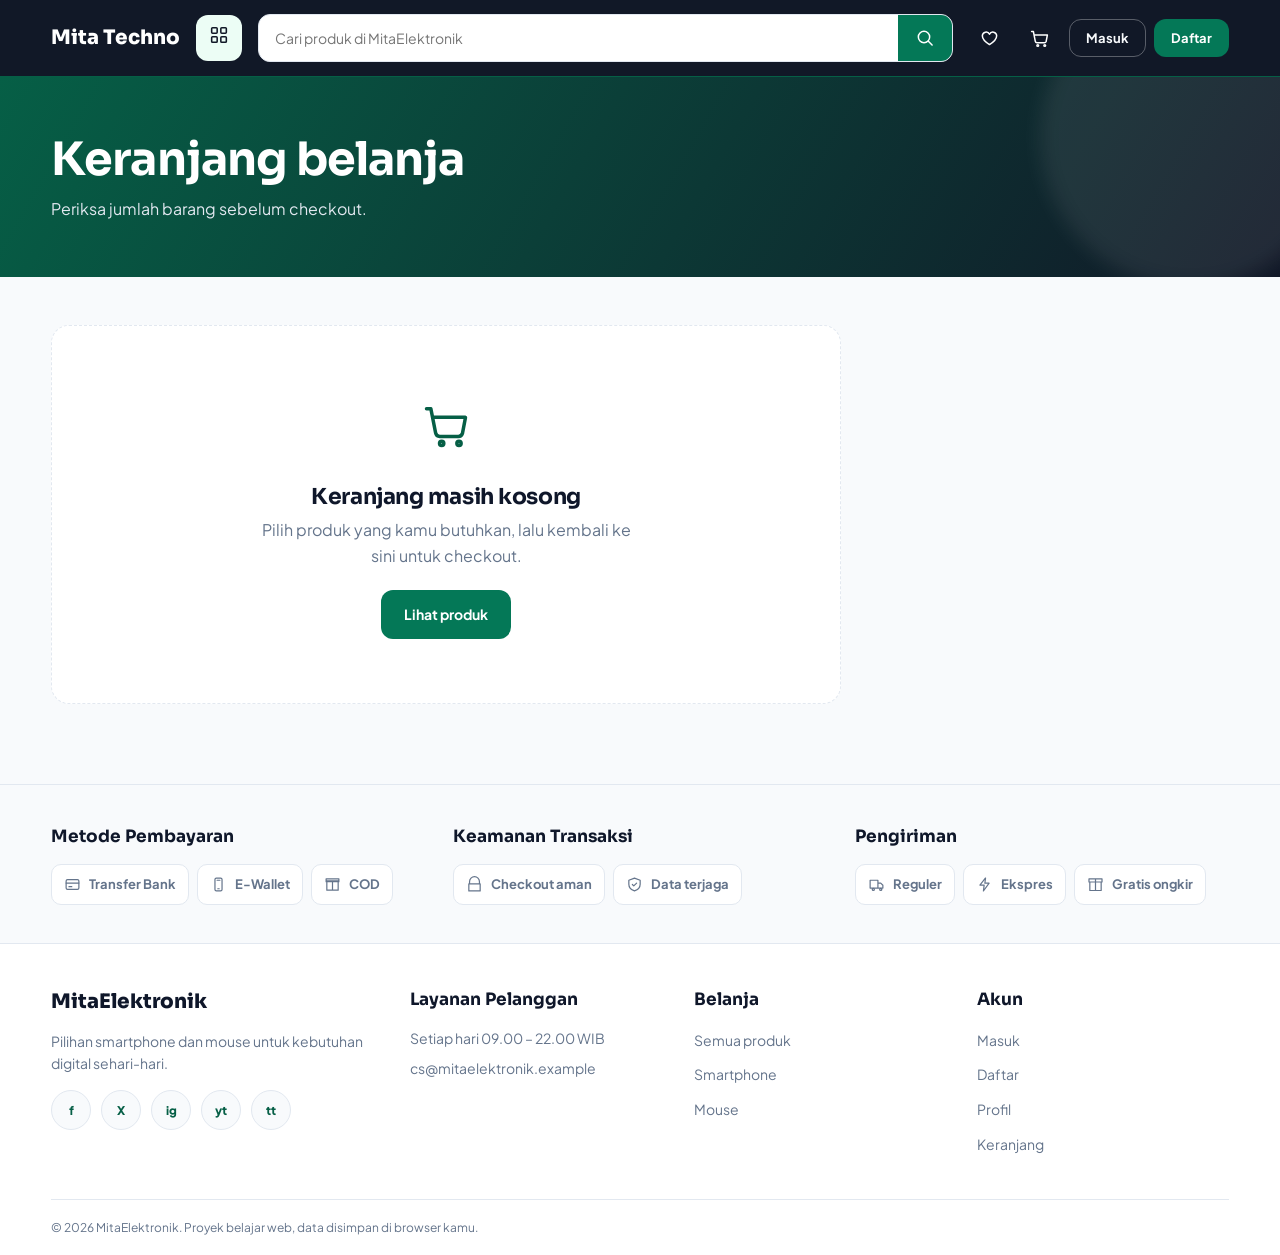
<file: cart.html>
<!doctype html>
<html lang="id">
  <head>
    <meta charset="UTF-8" />
    <meta name="viewport" content="width=device-width, initial-scale=1.0" />
    <title>Keranjang — MitaElektronik</title>
    <meta
      name="description"
      content="MitaElektronik: toko online elektronik, gaming, dan fashion."
    />
    <link rel="icon" type="image/png" sizes="512x512" href="assets/mita-techno-favicon.png" />
    <link rel="stylesheet" href="css/style.css" />
  </head>
  <body data-page="cart">
    <div id="site-header"></div>

    <main>
      <section class="page-head">
        <div class="container">
          <h1>Keranjang belanja</h1>
          <p>Periksa jumlah barang sebelum checkout.</p>
        </div>
      </section>
      <div class="container shop-layout">
        <div id="cart-list" aria-live="polite"></div>
        <aside class="panel sticky" id="cart-summary" hidden>
          <h2>Ringkasan</h2>
          <div class="sum-row">
            <span>Jumlah barang</span><b id="sum-items">0</b>
          </div>
          <div class="sum-row"><span>Subtotal</span><b id="sum-sub"></b></div>
          <div class="sum-row"><span>Ongkir</span><b id="sum-ship"></b></div>
          <div class="sum-row total"><b>Total</b><b id="sum-total"></b></div>
          <p class="hint" id="ship-hint"></p>
          <a href="checkout.html" class="btn btn-primary btn-block"
            >Lanjut ke checkout</a
          >
          <a
            href="shop.html"
            class="btn btn-ghost btn-block"
            style="margin-top: 10px"
            >Tambah produk lain</a
          >
        </aside>
      </div>
    </main>

    <div id="site-footer"></div>
    <script src="js/products.js"></script>
    <script src="js/common.js"></script>
    <script src="js/cart.js"></script>
  </body>
</html>
</file>
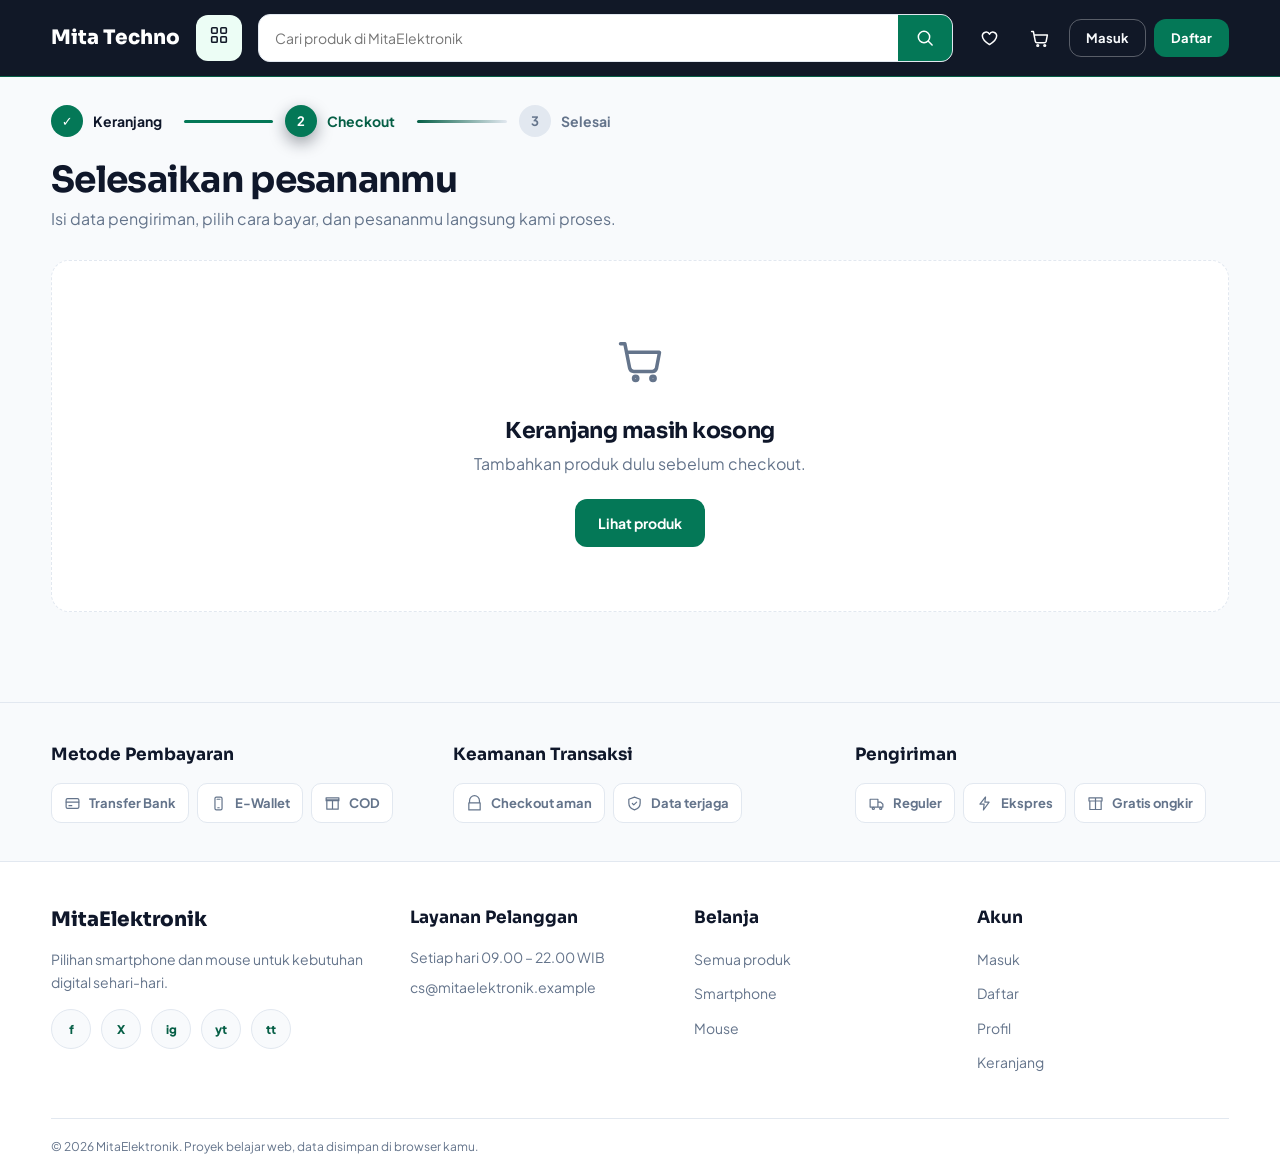
<file: checkout.html>
<!doctype html>
<html lang="id">
  <head>
    <meta charset="UTF-8" />
    <meta name="viewport" content="width=device-width, initial-scale=1.0" />
    <title>Checkout — MitaElektronik</title>
    <meta
      name="description"
      content="MitaElektronik: toko online elektronik, gaming, dan fashion."
    />
    <link rel="icon" type="image/png" sizes="512x512" href="assets/mita-techno-favicon.png" />
    <link rel="stylesheet" href="css/style.css" />
    <link rel="stylesheet" href="css/checkout.css" />
  </head>
  <body data-page="cart">
    <div id="site-header"></div>

    <main class="co">
      <div class="container">
        <!-- Langkah -->
        <ol class="steps" aria-label="Langkah belanja">
          <li class="done"><span>✓</span><em>Keranjang</em></li>
          <li class="now"><span>2</span><em>Checkout</em></li>
          <li><span>3</span><em>Selesai</em></li>
        </ol>

        <h1 class="co-title">Selesaikan pesananmu</h1>
        <p class="co-sub">
          Isi data pengiriman, pilih cara bayar, dan pesananmu langsung kami
          proses.
        </p>

        <!-- Keranjang kosong -->
        <div id="checkout-empty" hidden>
          <div class="empty-state">
            <div class="empty-icon">
              <svg viewBox="0 0 24 24" fill="none" aria-hidden="true">
                <path d="M3 4h2l2.2 11.2a2 2 0 0 0 2 1.6h8.5a2 2 0 0 0 1.9-1.4L21 8H6" />
                <circle cx="10" cy="20" r="1" />
                <circle cx="18" cy="20" r="1" />
              </svg>
            </div>
            <h3>Keranjang masih kosong</h3>
            <p>Tambahkan produk dulu sebelum checkout.</p>
            <a href="shop.html" class="btn btn-primary">Lihat produk</a>
          </div>
        </div>

        <div class="co-layout" id="checkout-layout">
          <!-- Form -->
          <form class="co-form" id="checkout-form" novalidate>
            <section class="co-card">
              <header>
                <span class="co-num">1</span>
                <div>
                  <h2>Data penerima</h2>
                  <p>Ke mana pesananmu dikirim?</p>
                </div>
              </header>
              <p class="notice" id="login-note">
                Punya akun?
                <a href="login.html?next=checkout.html">Masuk</a> agar pesananmu
                tersimpan di riwayat.
              </p>
              <div id="checkout-address-list" class="co-address-list" aria-live="polite"></div>
              <a class="text-link co-address-link" href="profile.html#alamat"
                >+ Tambah / ubah alamat di profil</a
              >
              <div class="form-group" style="margin-bottom: 0">
                <label for="note"
                  >Catatan untuk kurir
                  <span class="opt-label">(opsional)</span></label
                >
                <input
                  id="note"
                  name="note"
                  placeholder="Contoh: titip di satpam, rumah pagar hijau"
                />
              </div>
            </section>

            <section class="co-card">
              <header>
                <span class="co-num">2</span>
                <div>
                  <h2>Pengiriman</h2>
                  <p>Pilih kecepatan yang kamu mau.</p>
                </div>
              </header>
              <div class="opt-group">
                <label class="opt">
                  <input type="radio" name="shipping" value="regular" checked />
                  <span class="opt-box"
                    ><svg viewBox="0 0 24 24" fill="none" aria-hidden="true"><path d="M3 6h11v11H3zM14 10h4l3 3v4h-7z" /><circle cx="7.5" cy="19" r="1.5" /><circle cx="18" cy="19" r="1.5" /></svg><b>Reguler</b><small>Estimasi 3–5 hari</small
                    ><em id="price-regular"></em
                  ></span>
                </label>
                <label class="opt">
                  <input type="radio" name="shipping" value="express" />
                  <span class="opt-box"
                    ><svg viewBox="0 0 24 24" fill="none" aria-hidden="true"><path d="m13.5 2.8-8 10h6l-1 8.4 8-11h-6l1-7.4Z" /></svg><b>Ekspres</b><small>Estimasi 1–2 hari</small
                    ><em id="price-express"></em
                  ></span>
                </label>
              </div>
            </section>

            <section class="co-card">
              <header>
                <span class="co-num">3</span>
                <div>
                  <h2>Pembayaran</h2>
                  <p>Pilih cara bayar yang paling nyaman.</p>
                </div>
              </header>
              <div class="opt-group" id="pay-group">
                <label class="opt">
                  <input type="radio" name="payment" value="transfer" />
                  <span class="opt-box"
                    ><svg viewBox="0 0 24 24" fill="none" aria-hidden="true"><rect x="3" y="5" width="18" height="14" rx="2" /><path d="M3 10h18M7 15h4" /></svg><b>Transfer Bank</b
                    ><small>Bayar ke rekening toko</small></span
                  >
                </label>
                <label class="opt">
                  <input type="radio" name="payment" value="ewallet" />
                  <span class="opt-box"
                    ><svg viewBox="0 0 24 24" fill="none" aria-hidden="true"><rect x="7" y="3" width="10" height="18" rx="2" /><path d="M10 6h4M11 18h2" /></svg><b>E-Wallet</b
                    ><small>Bayar lewat aplikasi</small></span
                  >
                </label>
                <label class="opt">
                  <input type="radio" name="payment" value="cod" />
                  <span class="opt-box"
                    ><svg viewBox="0 0 24 24" fill="none" aria-hidden="true"><rect x="3" y="5" width="18" height="14" rx="2" /><circle cx="12" cy="12" r="3" /><path d="M6 9h.01M18 15h.01" /></svg><b>Bayar di tempat</b
                    ><small>COD ke kurir</small></span
                  >
                </label>
              </div>
              <p class="pay-hint" id="pay-hint" hidden></p>
            </section>
          </form>

          <!-- Ringkasan -->
          <aside class="co-summary">
            <h2>Ringkasan pesanan <small id="co-count"></small></h2>
            <div class="co-items" id="co-items"></div>

            <div class="co-promo">
              <label for="promo">Punya kode promo?</label>
              <div class="promo-row">
                <input
                  id="promo"
                  placeholder="Masukkan kode"
                  autocomplete="off"
                  spellcheck="false"
                />
                <button
                  type="button"
                  id="promo-apply"
                  class="btn btn-outline btn-sm"
                >
                  Pakai
                </button>
              </div>
              <p class="promo-msg" id="promo-msg"></p>
              <div class="promo-chips">
                <button type="button" data-code="HEMAT10">HEMAT10</button>
                <button type="button" data-code="GRATISONGKIR">
                  GRATISONGKIR
                </button>
              </div>
            </div>

            <div class="sum-row"><span>Subtotal</span><b id="co-sub"></b></div>
            <div class="sum-row"><span>Ongkir</span><b id="co-ship"></b></div>
            <div class="sum-row disc" id="row-disc" hidden>
              <span>Diskon promo</span><b id="co-disc"></b>
            </div>
            <div class="sum-row total"><b>Total</b><b id="co-total"></b></div>

            <div class="co-free">
              <p id="free-text"></p>
              <div class="co-bar-track">
                <div class="co-bar-fill" id="free-fill"></div>
              </div>
            </div>

            <div class="co-saving" id="co-saving" hidden>
              Kamu hemat <b id="co-saving-amt"></b> dari harga normal
            </div>

            <button
              type="submit"
              form="checkout-form"
              class="btn btn-primary btn-lg btn-block co-submit"
            >
              Buat pesanan
            </button>
            <a href="cart.html" class="text-link co-back"
              >← Ubah isi keranjang</a
            >

            <ul class="co-trust">
              <li><svg viewBox="0 0 24 24" fill="none" aria-hidden="true"><path d="M5 11V8a7 7 0 0 1 14 0v3M4 11h16v10H4z" /></svg>Data pesananmu tersimpan aman</li>
              <li><svg viewBox="0 0 24 24" fill="none" aria-hidden="true"><path d="m12 3.8 7 3.8v8.8L12 20l-7-3.6V7.6l7-3.8Z" /><path d="m5.4 7.8 6.6 3.6 6.6-3.6M12 11.4v8.1" /></svg>Dikemas dengan rapi sebelum dikirim</li>
              <li><svg viewBox="0 0 24 24" fill="none" aria-hidden="true"><path d="M20 11.5a7.5 7.5 0 0 1-7.5 7.5H6l-3 2 1.1-4.3A7.5 7.5 0 1 1 20 11.5Z" /><path d="M8 11.5h8M8 15h5" /></svg>Bantuan setiap hari 09.00 – 22.00</li>
            </ul>
          </aside>
        </div>
      </div>

      <!-- Bar bawah (HP) -->
      <div class="co-bar" id="co-bar">
        <div><small>Total pembayaran</small><b id="bar-total"></b></div>
        <button type="submit" form="checkout-form" class="btn btn-primary">
          Buat pesanan
        </button>
      </div>

      <!-- Pesanan berhasil -->
      <div
        class="modal"
        id="success-modal"
        hidden
        role="dialog"
        aria-modal="true"
        aria-labelledby="ok-title"
      >
        <div class="modal-card">
          <div class="ok-check">✓</div>
          <h2 id="ok-title">Pesanan berhasil dibuat!</h2>
          <p class="muted">Terima kasih sudah belanja di MitaElektronik.</p>
          <div class="ok-info">
            <div><span>Nomor pesanan</span><b id="order-id"></b></div>
            <div><span>Total</span><b id="order-total"></b></div>
            <div><span>Pengiriman</span><b id="ok-ship"></b></div>
            <div><span>Perkiraan tiba</span><b id="ok-eta"></b></div>
            <div><span>Pembayaran</span><b id="ok-pay"></b></div>
          </div>
          <div class="modal-actions">
            <a href="index.html" class="btn btn-ghost">Ke beranda</a>
            <a href="profile.html" class="btn btn-primary" id="success-profile"
              >Lihat pesanan</a
            >
          </div>
        </div>
      </div>
    </main>

    <div id="site-footer"></div>
    <script src="js/products.js"></script>
    <script src="js/common.js"></script>
    <script src="js/checkout.js"></script>
    <script src="js/checkout-address.js"></script>
    <script src="js/payment.js"></script>
  </body>
</html>
</file>
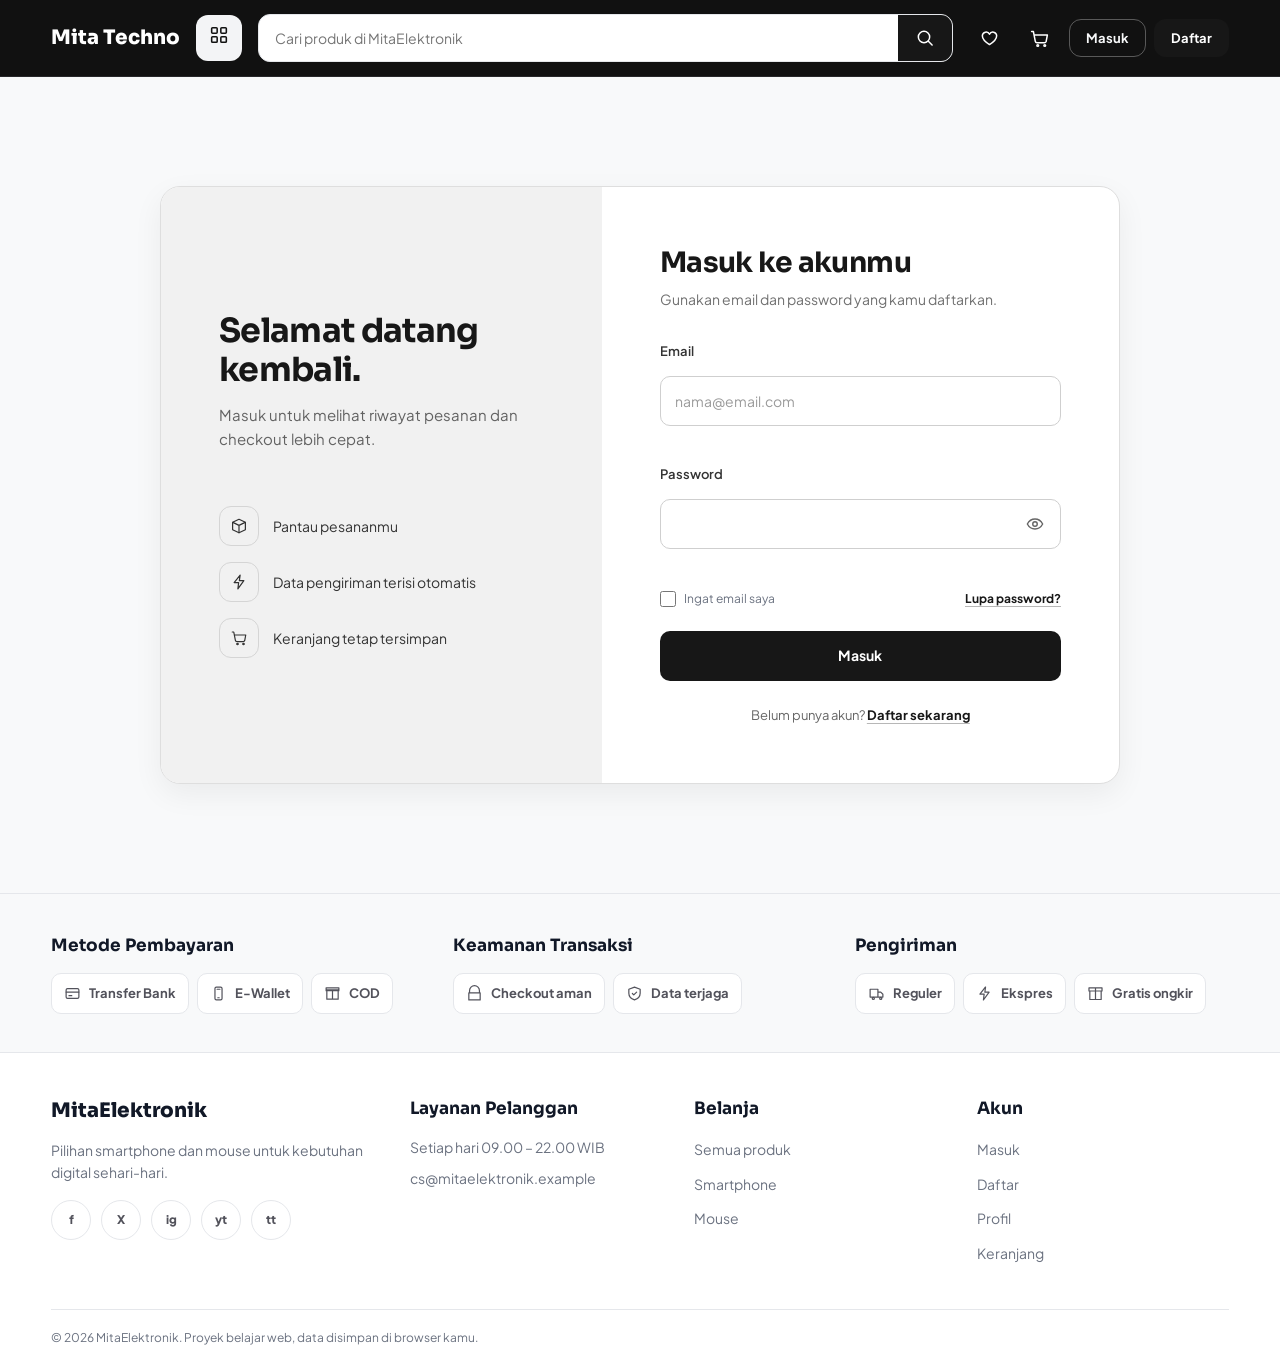
<file: login.html>
<!doctype html>
<html lang="id">
  <head>
    <meta charset="UTF-8" />
    <meta name="viewport" content="width=device-width, initial-scale=1.0" />
    <title>Masuk — MitaElektronik</title>
    <meta
      name="description"
      content="MitaElektronik: toko online elektronik, gaming, dan fashion."
    />
    <link rel="icon" type="image/png" sizes="512x512" href="assets/mita-techno-favicon.png" />
    <link rel="stylesheet" href="css/style.css" />
    <link rel="stylesheet" href="css/auth.css" />
  </head>
  <body data-page="login">
    <div id="site-header"></div>

    <main class="auth-page">
      <div class="auth-wrap">
        <div class="auth-visual">
          <div>
            <h1>Selamat datang kembali.</h1>
            <p>Masuk untuk melihat riwayat pesanan dan checkout lebih cepat.</p>
          </div>
          <ul>
            <li>
              <svg viewBox="0 0 24 24" fill="none" aria-hidden="true">
                <path d="m3.5 7 8.5-4 8.5 4v10L12 21l-8.5-4V7Z" />
                <path d="m3.8 7.2 8.2 4 8.2-4M12 11.2V21" />
              </svg>
              <span>Pantau pesananmu</span>
            </li>
            <li>
              <svg viewBox="0 0 24 24" fill="none" aria-hidden="true">
                <path d="m13.5 2.8-8 10h6l-1 8.4 8-11h-6l1-7.4Z" />
              </svg>
              <span>Data pengiriman terisi otomatis</span>
            </li>
            <li>
              <svg viewBox="0 0 24 24" fill="none" aria-hidden="true">
                <path d="M3 4h2l2.2 11.2a2 2 0 0 0 2 1.6h8.5a2 2 0 0 0 1.9-1.4L21 8H6" />
                <circle cx="10" cy="20" r="1" />
                <circle cx="18" cy="20" r="1" />
              </svg>
              <span>Keranjang tetap tersimpan</span>
            </li>
          </ul>
        </div>
        <div class="auth-form">
          <h2>Masuk ke akunmu</h2>
          <p class="sub">Gunakan email dan password yang kamu daftarkan.</p>
          <form id="login-form" novalidate>
            <div id="form-message" class="form-message" role="alert"></div>
            <div class="form-group">
              <label for="email">Email</label
              ><input
                id="email"
                name="email"
                type="email"
                autocomplete="email"
                placeholder="nama@email.com"
                required
              />
            </div>
            <div class="form-group">
              <label for="password">Password</label>
              <div class="password-box">
                <input
                  id="password"
                  name="password"
                  type="password"
                  autocomplete="current-password"
                  required
                /><button
                  type="button"
                  id="toggle-password"
                  aria-label="Tampilkan password"
                >
                  <svg viewBox="0 0 24 24" fill="none" aria-hidden="true">
                    <path d="M2.8 12s3.2-6 9.2-6 9.2 6 9.2 6-3.2 6-9.2 6-9.2-6-9.2-6Z" />
                    <circle cx="12" cy="12" r="2.7" />
                  </svg>
                </button>
              </div>
            </div>
            <div class="row-between">
              <label
                ><input type="checkbox" name="remember" /> Ingat email
                saya</label
                ><button type="button" id="forgot-password">Lupa password?</button>
            </div>
            <button type="submit" class="btn btn-primary btn-block">
              Masuk
            </button>
          </form>
          <p class="switch">
            Belum punya akun? <a href="register.html">Daftar sekarang</a>
          </p>
        </div>
      </div>
    </main>

    <div id="site-footer"></div>
    <script src="js/products.js"></script>
    <script src="js/common.js"></script>
    <script src="js/auth.js"></script>
  </body>
</html>
</file>
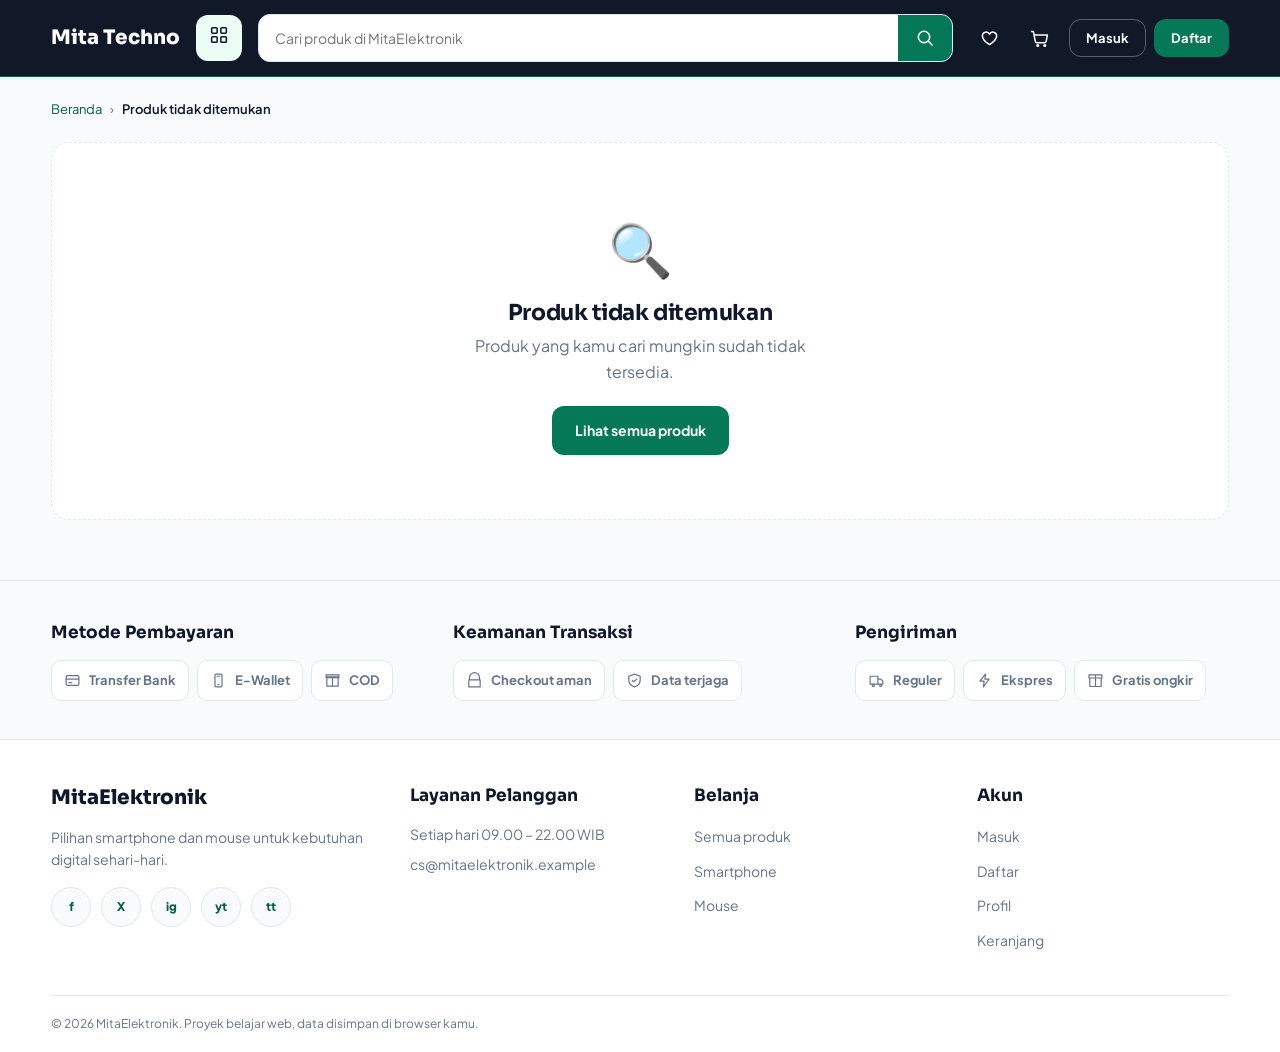
<file: product.html>
<!doctype html>
<html lang="id">
  <head>
    <meta charset="UTF-8" />
    <meta name="viewport" content="width=device-width, initial-scale=1.0" />
    <title>Detail Produk — MitaElektronik</title>
    <link rel="icon" type="image/png" sizes="512x512" href="assets/mita-techno-favicon.png" />
    <link rel="stylesheet" href="css/style.css" />
  </head>
  <body data-page="shop">
    <div id="site-header"></div>

    <main class="container pd">
      <nav class="crumbs" id="crumbs" aria-label="Breadcrumb"></nav>

      <div class="pd-layout" id="pd-layout">
        <!-- Foto -->
        <div class="pd-gallery">
          <div class="pd-main"><img id="pd-img" alt="" /></div>
          <div
            class="pd-thumbs"
            id="pd-thumbs"
            role="group"
            aria-label="Pilih foto produk"
          ></div>
        </div>

        <!-- Info -->
        <div class="pd-info">
          <h1 id="pd-name"></h1>
          <p class="pd-sku" id="pd-sku"></p>
          <p class="pd-sold" id="pd-sold"></p>
          <div class="pd-price" id="pd-price"></div>
          <div class="pd-disc" id="pd-disc"></div>

          <div class="pd-tabs" role="tablist">
            <button type="button" class="active" data-pdtab="spec" role="tab">
              Spesifikasi
            </button>
            <button type="button" data-pdtab="stock" role="tab">
              Ketersediaan Toko
            </button>
          </div>

          <div class="pd-spec" id="pd-spec">
            <h4>Umum</h4>
            <dl id="pd-dl"></dl>
            <h4>Deskripsi produk</h4>
            <p id="pd-desc"></p>
          </div>
          <div class="pd-spec" id="pd-stock" hidden>
            <h4>Ketersediaan</h4>
            <dl id="pd-stock-dl"></dl>
          </div>

          <div class="pd-voucher">
            <h4>Promo voucher</h4>
            <div class="vc">
              <div class="vc-ic">%</div>
              <div>
                <b>Gratis ongkir</b><small>Minimal belanja Rp500.000</small>
              </div>
            </div>
            <a href="register.html" class="vc"
              ><div class="vc-ic">★</div>
              <div>
                <b>Pengguna baru</b
                ><small>Daftar akun dan simpan riwayat pesananmu</small>
              </div></a
            >
          </div>
        </div>

        <!-- Kotak beli -->
        <aside class="pd-buy">
          <div class="qty-row">
            <span>Jumlah</span>
            <div class="qty" role="group" aria-label="Jumlah barang">
              <button type="button" id="qty-dec" aria-label="Kurangi">−</button>
              <span id="pd-qty">1</span>
              <button type="button" id="qty-inc" aria-label="Tambah">+</button>
            </div>
          </div>
          <button type="button" class="btn btn-outline" id="btn-cart">
            🛒 Keranjang
          </button>
          <button type="button" class="btn btn-primary" id="btn-buy">
            Beli
          </button>
          <div class="pd-extra">
            <button type="button" id="btn-wish">♡ Wishlist</button>
            <button type="button" id="btn-share">↗ Share</button>
          </div>
        </aside>
      </div>

      <div class="empty-state" id="pd-missing" hidden>
        <div class="empty-icon">🔍</div>
        <h3>Produk tidak ditemukan</h3>
        <p>Produk yang kamu cari mungkin sudah tidak tersedia.</p>
        <a href="shop.html" class="btn btn-primary">Lihat semua produk</a>
      </div>

      <section class="pd-related" id="pd-related">
        <h2>Produk lain untukmu</h2>
        <div class="product-grid" id="related-products"></div>
      </section>
    </main>

    <div id="site-footer"></div>
    <script src="js/products.js"></script>
    <script src="js/common.js"></script>
    <script src="js/detail.js"></script>
  </body>
</html>
</file>
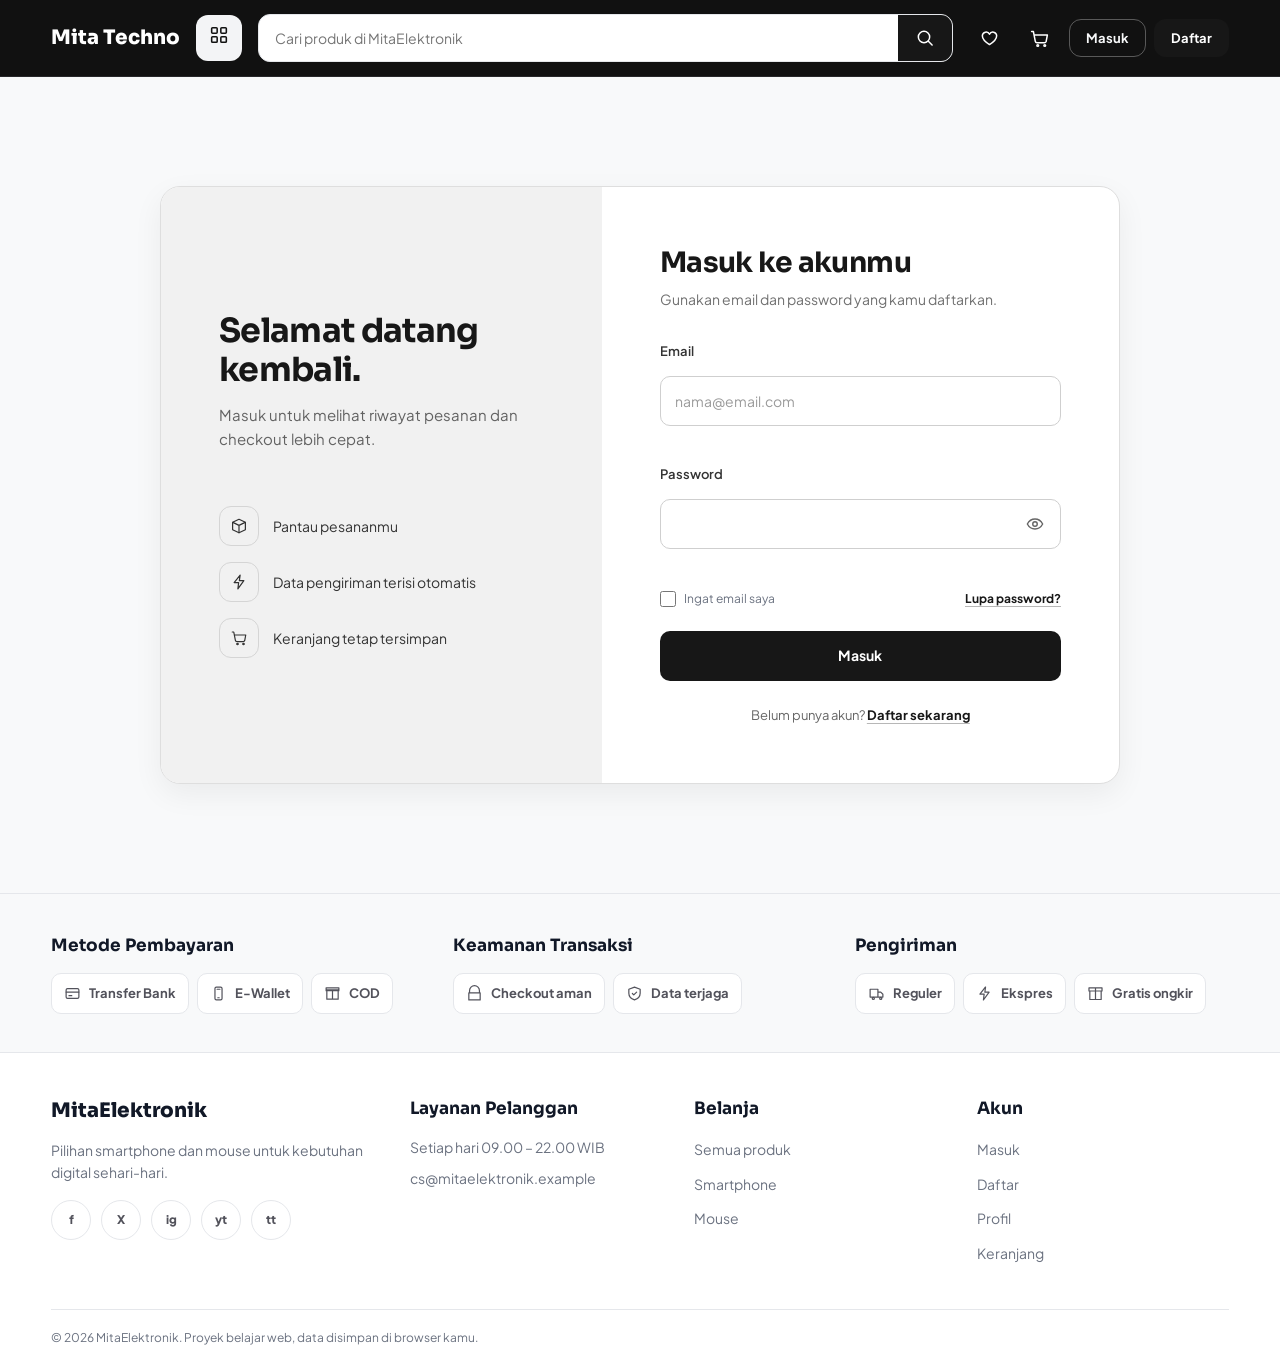
<file: profile.html>
<!doctype html>
<html lang="id">
  <head>
    <meta charset="UTF-8" />
    <meta name="viewport" content="width=device-width, initial-scale=1.0" />
    <title>Akun Saya — MitaElektronik</title>
    <meta
      name="description"
      content="MitaElektronik: toko online elektronik, gaming, dan fashion."
    />
    <link rel="icon" type="image/png" sizes="512x512" href="assets/mita-techno-favicon.png" />
    <link rel="stylesheet" href="css/style.css" />
    <link rel="stylesheet" href="css/profile.css" />
  </head>
  <body data-page="profile">
    <div id="site-header"></div>

    <main class="pf">
      <!-- Sampul -->
      <section class="pf-cover">
        <div class="container pf-cover-in">
          <div class="pf-avatar" id="avatar" aria-hidden="true"></div>
          <div class="pf-id">
            <h1>
              Halo, <span id="greet-name"></span>
              <svg class="pf-greeting-icon" viewBox="0 0 24 24" fill="none" aria-hidden="true">
                <path d="M8.2 11.2V5.8a1.4 1.4 0 0 1 2.8 0v4.1-6a1.4 1.4 0 0 1 2.8 0v6.2-5a1.4 1.4 0 0 1 2.8 0v6.1-3.1a1.4 1.4 0 0 1 2.8 0v6.1c0 3-2.4 5.4-5.4 5.4h-1.5c-1.8 0-3.5-.9-4.5-2.4L5 12.8a1.5 1.5 0 0 1 2.3-1.9l2.2 2.3" />
                <path d="m4.2 5.3 1.4 1.4M2.8 9h2M6.2 2.8l.5 2" />
              </svg>
            </h1>
            <p id="profile-email"></p>
            <span class="pf-level" id="level-chip"></span>
          </div>
          <div class="pf-cta">
            <a href="shop.html" class="btn btn-light">
              <svg class="pf-button-icon" viewBox="0 0 24 24" fill="none" aria-hidden="true">
                <path d="M5 8h14l1 12H4L5 8Z" />
                <path d="M9 9V6a3 3 0 0 1 6 0v3" />
              </svg>
              Belanja lagi
            </a>
            <button type="button" class="btn pf-out" id="logout-btn">
              Keluar
            </button>
          </div>
        </div>
      </section>

      <div class="container pf-layout">
        <!-- Menu -->
        <nav class="pf-nav" aria-label="Menu akun" role="tablist">
          <button
            type="button"
            class="pf-tab active"
            data-tab="ringkasan"
            role="tab"
          >
            <i aria-hidden="true"><svg viewBox="0 0 24 24" fill="none"><path d="m3.5 10 8.5-7 8.5 7v10.5h-6v-6h-5v6h-6V10Z" /></svg></i><span>Ringkasan</span>
          </button>
          <button type="button" class="pf-tab" data-tab="pesanan" role="tab">
            <i aria-hidden="true"><svg viewBox="0 0 24 24" fill="none"><path d="m12 3 8 4.5v9L12 21l-8-4.5v-9L12 3Z" /><path d="m4.4 7.7 7.6 4.4 7.6-4.4M12 12.1V21" /></svg></i><span>Pesanan</span><em id="n-orders" hidden></em>
          </button>
          <button type="button" class="pf-tab" data-tab="favorit" role="tab">
            <i aria-hidden="true"><svg viewBox="0 0 24 24" fill="none"><path d="M20.2 8.5c0 4.3-8.2 10.1-8.2 10.1S3.8 12.8 3.8 8.5a4.2 4.2 0 0 1 8.2-1.2 4.2 4.2 0 0 1 8.2 1.2Z" /></svg></i><span>Favorit</span><em id="n-fav" hidden></em>
          </button>
          <button type="button" class="pf-tab" data-tab="alamat" role="tab">
            <i aria-hidden="true"><svg viewBox="0 0 24 24" fill="none"><path d="M19 10c0 5-7 11-7 11S5 15 5 10a7 7 0 1 1 14 0Z" /><circle cx="12" cy="10" r="2.3" /></svg></i><span>Alamat</span><em id="n-addr" hidden></em>
          </button>
          <button type="button" class="pf-tab" data-tab="akun" role="tab">
            <i aria-hidden="true"><svg viewBox="0 0 24 24" fill="none"><circle cx="12" cy="12" r="3" /><path d="m19.4 15 .1.1 1.4 1.1-1.4 2.4-1.7-.7a8 8 0 0 1-1.8 1l-.3 1.8h-2.8l-.3-1.8a8 8 0 0 1-1.8-1l-1.7.7-1.4-2.4 1.4-1.1a7 7 0 0 1 0-2l-1.4-1.1 1.4-2.4 1.7.7a8 8 0 0 1 1.8-1l.3-1.8h2.8l.3 1.8a8 8 0 0 1 1.8 1l1.7-.7 1.4 2.4-1.4 1.1a7 7 0 0 1 0 2Z" /></svg></i><span>Akun</span>
          </button>
        </nav>

        <div class="pf-body">
          <!-- Ringkasan -->
          <section class="pf-panel" data-panel="ringkasan">
            <div class="pf-stats" id="pf-stats"></div>
            <div class="pf-two">
              <div class="pf-card pf-levelcard" id="level-card"></div>
              <div class="pf-card">
                <div class="pf-head"><h2>Voucher untukmu</h2></div>
                <div id="voucher-list"></div>
              </div>
            </div>
            <div class="pf-card">
              <div class="pf-head">
                <h2>Pesanan terbaru</h2>
                <button type="button" class="pf-link" data-goto="pesanan">
                  Lihat semua
                </button>
              </div>
              <div id="recent-orders"></div>
            </div>
          </section>

          <!-- Pesanan -->
          <section class="pf-panel" data-panel="pesanan" hidden>
            <div class="pf-card">
              <div class="pf-head"><h2>Riwayat pesanan</h2></div>
              <div class="chips" id="order-filter"></div>
              <div id="orders-list" class="pf-orders"></div>
            </div>
          </section>

          <!-- Favorit -->
          <section class="pf-panel" data-panel="favorit" hidden>
            <div class="pf-card">
              <div class="pf-head"><h2>Produk favorit</h2></div>
              <div id="fav-list"></div>
            </div>
          </section>

          <!-- Alamat -->
          <section class="pf-panel" data-panel="alamat" hidden>
            <div class="pf-card">
              <div class="pf-head">
                <h2>Alamat pengiriman</h2>
                <button
                  type="button"
                  class="btn btn-primary btn-sm"
                  id="add-addr"
                >
                  + Tambah alamat
                </button>
              </div>

              <form class="addr-form" id="addr-form" hidden novalidate>
                <h3 id="addr-title">Tambah alamat</h3>
                <div class="pf-grid">
                  <div class="form-group">
                    <label for="a-label">Label</label>
                    <select id="a-label">
                      <option>Rumah</option>
                      <option>Kantor</option>
                      <option>Lainnya</option>
                    </select>
                  </div>
                  <div class="form-group">
                    <label for="a-recipient">Nama penerima</label>
                    <input
                      id="a-recipient"
                      autocomplete="name"
                      placeholder="Nama lengkap"
                    />
                  </div>
                  <div class="form-group">
                    <label for="a-phone">Nomor HP</label>
                    <input
                      id="a-phone"
                      type="tel"
                      inputmode="tel"
                      placeholder="081234567890"
                      autocomplete="tel"
                    />
                  </div>
                </div>
                <div class="form-group">
                  <label for="a-address">Alamat lengkap</label>
                  <textarea
                    id="a-address"
                    placeholder="Jalan, nomor rumah, kecamatan, kota, kode pos"
                  ></textarea>
                </div>
                <label class="pf-check"
                  ><input type="checkbox" id="a-main" /> Jadikan alamat
                  utama</label
                >
                <p class="pf-msg" id="addr-msg" role="alert"></p>
                <div class="pf-actions">
                  <button type="submit" class="btn btn-primary btn-sm">
                    Simpan alamat
                  </button>
                  <button
                    type="button"
                    class="btn btn-ghost btn-sm"
                    id="addr-cancel"
                  >
                    Batal
                  </button>
                </div>
              </form>

              <div id="addr-list"></div>
            </div>
          </section>

          <!-- Akun -->
          <section class="pf-panel" data-panel="akun" hidden>
            <div class="pf-card">
              <div class="pf-head"><h2>Data diri</h2></div>
              <form id="acc-form" novalidate>
                <div class="pf-grid">
                  <div class="form-group">
                    <label for="p-name">Nama lengkap</label>
                    <input id="p-name" autocomplete="name" />
                  </div>
                  <div class="form-group">
                    <label for="p-phone"
                      >Nomor HP <span class="opt-label">(opsional)</span></label
                    >
                    <input
                      id="p-phone"
                      type="tel"
                      inputmode="tel"
                      placeholder="081234567890"
                      autocomplete="tel"
                    />
                  </div>
                  <div class="form-group">
                    <label for="p-email">Email</label>
                    <span class="pf-input-wrap pf-readonly-wrap">
                      <input id="p-email" type="email" readonly aria-label="Email, tidak dapat diubah" />
                      <svg viewBox="0 0 24 24" fill="none" aria-hidden="true" title="Email tidak dapat diubah"><rect x="5" y="10" width="14" height="11" rx="2" /><path d="M8 10V7a4 4 0 0 1 8 0v3" /></svg>
                    </span>
                  </div>
                  <div class="form-group">
                    <label>Bergabung sejak</label>
                    <span class="pf-input-wrap pf-readonly-wrap">
                      <input id="p-since" readonly aria-label="Bergabung sejak, tidak dapat diubah" />
                      <svg viewBox="0 0 24 24" fill="none" aria-hidden="true" title="Tanggal bergabung tidak dapat diubah"><rect x="4" y="5" width="16" height="16" rx="2" /><path d="M8 3v4M16 3v4M4 10h16" /><path d="m9 15 2 2 4-4" /></svg>
                    </span>
                  </div>
                </div>
                <div class="form-group">
                  <label>Warna avatar</label>
                  <div class="swatches" id="swatches"></div>
                </div>
                <p class="pf-msg" id="acc-msg" role="alert"></p>
                <button type="submit" class="btn btn-primary btn-sm">
                  Simpan perubahan
                </button>
              </form>
            </div>

            <div class="pf-card">
              <div class="pf-head"><h2>Ganti password</h2></div>
              <form id="pw-form" novalidate>
                <div class="pf-grid">
                  <div class="form-group">
                    <label for="pw-old">Password sekarang</label>
                    <span class="pf-input-wrap pf-password-wrap">
                      <input id="pw-old" type="password" autocomplete="current-password" />
                      <button type="button" class="pf-password-toggle" data-password-toggle aria-controls="pw-old" aria-label="Tampilkan password sekarang" aria-pressed="false">
                        <svg class="pf-eye-show" viewBox="0 0 24 24" fill="none" aria-hidden="true"><path d="M2.5 12s3.4-6 9.5-6 9.5 6 9.5 6-3.4 6-9.5 6-9.5-6-9.5-6Z" /><circle cx="12" cy="12" r="2.5" /></svg>
                        <svg class="pf-eye-hide" viewBox="0 0 24 24" fill="none" aria-hidden="true"><path d="m3 3 18 18M10.6 6.2A10.7 10.7 0 0 1 12 6c6.1 0 9.5 6 9.5 6a17 17 0 0 1-3 3.6M6.2 6.2C3.8 7.8 2.5 12 2.5 12s3.4 6 9.5 6a10 10 0 0 0 3.1-.5" /><path d="M9.9 9.9a3 3 0 0 0 4.2 4.2" /></svg>
                      </button>
                    </span>
                  </div>
                  <div class="form-group">
                    <label for="pw-new">Password baru</label>
                    <span class="pf-input-wrap pf-password-wrap">
                      <input id="pw-new" type="password" autocomplete="new-password" placeholder="Minimal 6 karakter" />
                      <button type="button" class="pf-password-toggle" data-password-toggle aria-controls="pw-new" aria-label="Tampilkan password baru" aria-pressed="false">
                        <svg class="pf-eye-show" viewBox="0 0 24 24" fill="none" aria-hidden="true"><path d="M2.5 12s3.4-6 9.5-6 9.5 6 9.5 6-3.4 6-9.5 6-9.5-6-9.5-6Z" /><circle cx="12" cy="12" r="2.5" /></svg>
                        <svg class="pf-eye-hide" viewBox="0 0 24 24" fill="none" aria-hidden="true"><path d="m3 3 18 18M10.6 6.2A10.7 10.7 0 0 1 12 6c6.1 0 9.5 6 9.5 6a17 17 0 0 1-3 3.6M6.2 6.2C3.8 7.8 2.5 12 2.5 12s3.4 6 9.5 6a10 10 0 0 0 3.1-.5" /><path d="M9.9 9.9a3 3 0 0 0 4.2 4.2" /></svg>
                      </button>
                    </span>
                  </div>
                  <div class="form-group">
                    <label for="pw-conf">Ulangi password baru</label>
                    <span class="pf-input-wrap pf-password-wrap">
                      <input id="pw-conf" type="password" autocomplete="new-password" />
                      <button type="button" class="pf-password-toggle" data-password-toggle aria-controls="pw-conf" aria-label="Tampilkan ulangi password baru" aria-pressed="false">
                        <svg class="pf-eye-show" viewBox="0 0 24 24" fill="none" aria-hidden="true"><path d="M2.5 12s3.4-6 9.5-6 9.5 6 9.5 6-3.4 6-9.5 6-9.5-6-9.5-6Z" /><circle cx="12" cy="12" r="2.5" /></svg>
                        <svg class="pf-eye-hide" viewBox="0 0 24 24" fill="none" aria-hidden="true"><path d="m3 3 18 18M10.6 6.2A10.7 10.7 0 0 1 12 6c6.1 0 9.5 6 9.5 6a17 17 0 0 1-3 3.6M6.2 6.2C3.8 7.8 2.5 12 2.5 12s3.4 6 9.5 6a10 10 0 0 0 3.1-.5" /><path d="M9.9 9.9a3 3 0 0 0 4.2 4.2" /></svg>
                      </button>
                    </span>
                  </div>
                </div>
                <p class="pf-msg" id="pw-msg" role="alert"></p>
                <button type="submit" class="btn btn-primary btn-sm">
                  Ganti password
                </button>
              </form>
            </div>

            <div class="pf-card pf-danger">
              <div class="pf-head"><h2>Zona berbahaya</h2></div>
              <p class="muted">
                Menghapus akun akan menghapus data akun, riwayat pesanan, dan
                alamat yang tersimpan di browser ini. Tindakan ini tidak bisa
                dibatalkan.
              </p>
              <button type="button" class="btn pf-del" id="del-acc">
                Hapus akun saya
              </button>
            </div>
          </section>
        </div>
      </div>
    </main>

    <div
      class="modal cancel-modal"
      id="cancel-modal"
      hidden
      role="dialog"
      aria-modal="true"
      aria-labelledby="cancel-title"
    >
      <div class="modal-card cancel-card">
        <h2 id="cancel-title">Konfirmasi pembatalan</h2>
        <p class="muted" id="cancel-order-label"></p>
        <form id="cancel-form" novalidate>
          <div class="form-group">
            <label for="cancel-reason">Alasan pembatalan</label>
            <select id="cancel-reason" required>
              <option value="">Pilih alasan</option>
              <option>Saya berubah pikiran</option>
              <option>Salah memilih produk</option>
              <option>Menemukan produk lain</option>
              <option>Alamat pengiriman perlu diubah</option>
              <option value="other">Alasan lainnya</option>
            </select>
          </div>
          <div class="form-group" id="cancel-note-group" hidden>
            <label for="cancel-note">Jelaskan alasanmu</label>
            <textarea id="cancel-note" maxlength="300"></textarea>
          </div>
          <p class="pf-msg error" id="cancel-msg" role="alert"></p>
          <div class="modal-actions">
            <button type="submit" class="btn pf-del">
              Konfirmasi pembatalan
            </button>
            <button type="button" class="btn btn-ghost" id="cancel-close">
              Kembali
            </button>
          </div>
        </form>
      </div>
    </div>

    <div id="site-footer"></div>
    <script src="js/products.js"></script>
    <script src="js/common.js"></script>
    <script src="js/profile.js"></script>
  </body>
</html>
</file>
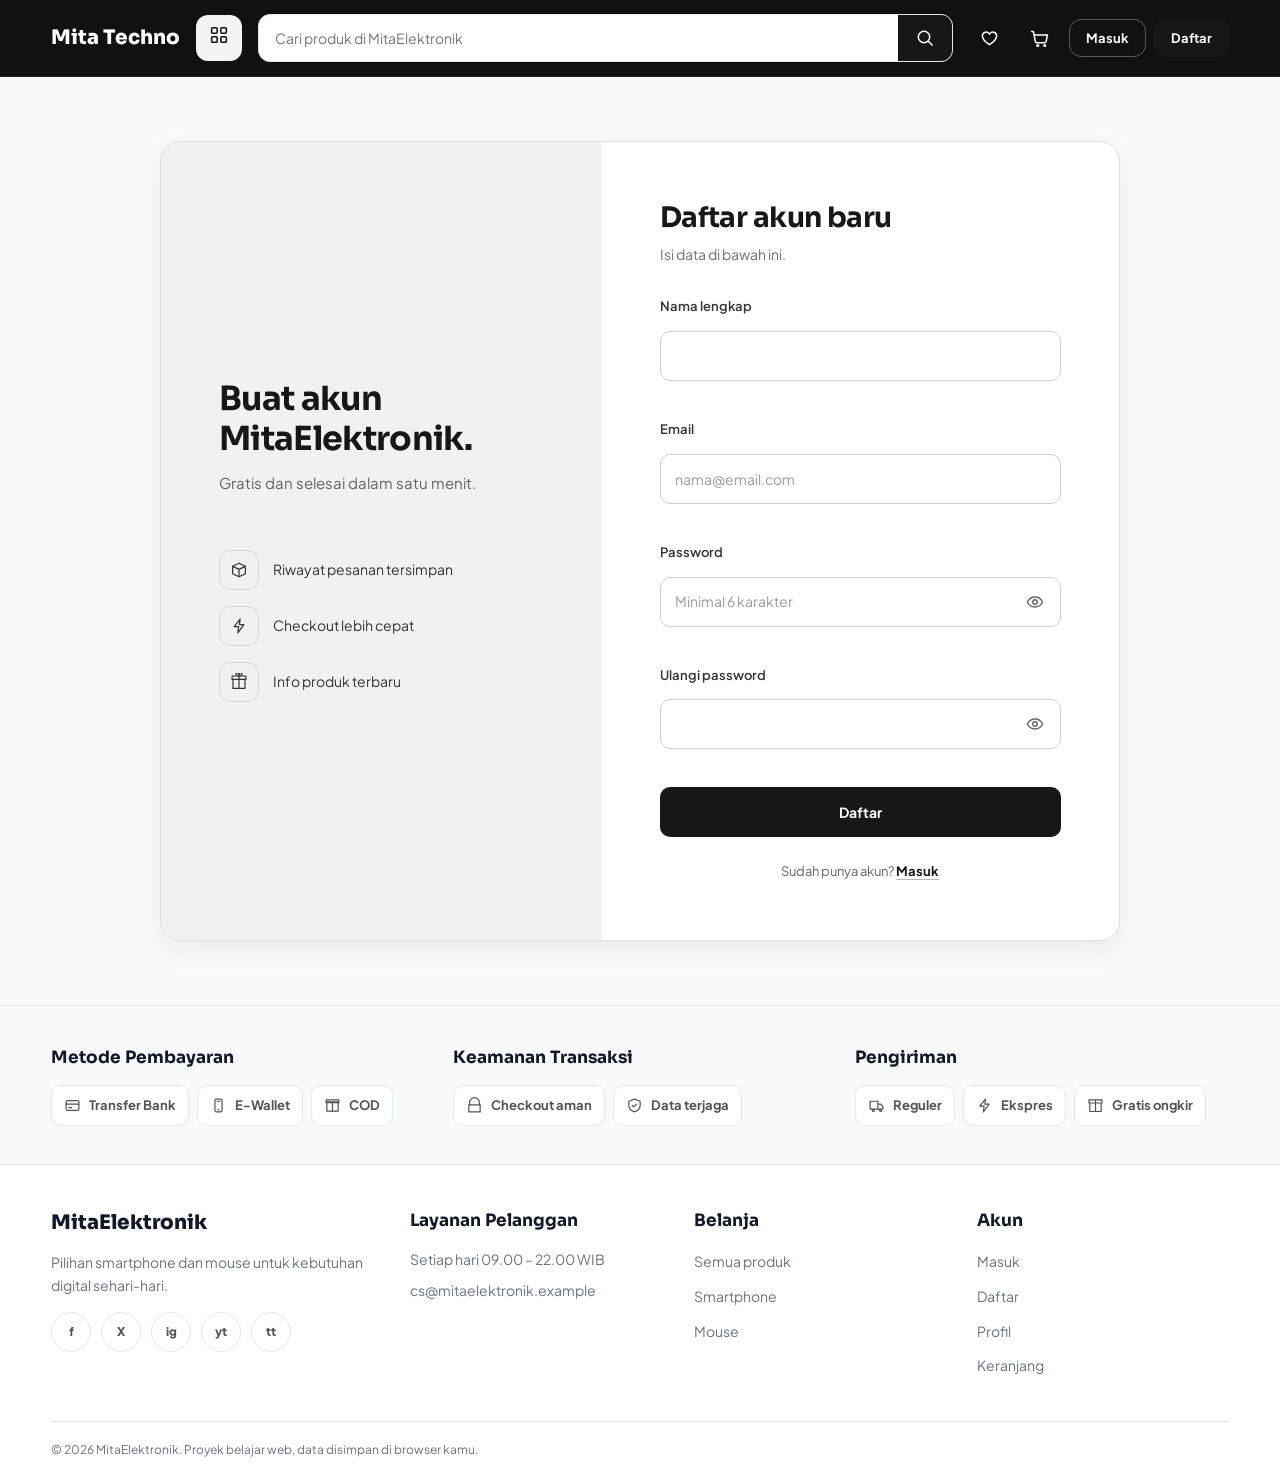
<file: register.html>
<!doctype html>
<html lang="id">
  <head>
    <meta charset="UTF-8" />
    <meta name="viewport" content="width=device-width, initial-scale=1.0" />
    <title>Daftar — MitaElektronik</title>
    <meta
      name="description"
      content="MitaElektronik: toko online elektronik, gaming, dan fashion."
    />
    <link rel="icon" type="image/png" sizes="512x512" href="assets/mita-techno-favicon.png" />
    <link rel="stylesheet" href="css/style.css" />
    <link rel="stylesheet" href="css/auth.css" />
  </head>
  <body data-page="register">
    <div id="site-header"></div>

    <main class="auth-page">
      <div class="auth-wrap">
        <div class="auth-visual">
          <div>
            <h1>Buat akun<br /><span class="auth-brand">MitaElektronik.</span></h1>
            <p>Gratis dan selesai dalam satu menit.</p>
          </div>
          <ul>
            <li>
              <svg viewBox="0 0 24 24" fill="none" aria-hidden="true">
                <path d="m3.5 7 8.5-4 8.5 4v10L12 21l-8.5-4V7Z" />
                <path d="m3.8 7.2 8.2 4 8.2-4M12 11.2V21" />
              </svg>
              <span>Riwayat pesanan tersimpan</span>
            </li>
            <li>
              <svg viewBox="0 0 24 24" fill="none" aria-hidden="true">
                <path d="m13.5 2.8-8 10h6l-1 8.4 8-11h-6l1-7.4Z" />
              </svg>
              <span>Checkout lebih cepat</span>
            </li>
            <li>
              <svg viewBox="0 0 24 24" fill="none" aria-hidden="true">
                <path d="M4 8.5h16v12H4v-12ZM2.8 4h18.4v4.5H2.8V4Z" />
                <path d="M12 4v16.5M12 4c-4.8 0-5.3-4.2-2.2-4.2C12.2-.2 12 4 12 4Zm0 0c4.8 0 5.3-4.2 2.2-4.2C11.8-.2 12 4 12 4Z" />
              </svg>
              <span>Info produk terbaru</span>
            </li>
          </ul>
        </div>
        <div class="auth-form">
          <h2>Daftar akun baru</h2>
          <p class="sub">Isi data di bawah ini.</p>
          <form id="register-form" novalidate>
            <div id="form-message" class="form-message" role="alert"></div>
            <div class="form-group">
              <label for="name">Nama lengkap</label
              ><input id="name" name="name" autocomplete="name" required />
            </div>
            <div class="form-group">
              <label for="email">Email</label
              ><input
                id="email"
                name="email"
                type="email"
                autocomplete="email"
                placeholder="nama@email.com"
                required
              />
            </div>
            <div class="form-group">
              <label for="password">Password</label>
              <div class="password-box">
                <input
                  id="password"
                  name="password"
                  type="password"
                  autocomplete="new-password"
                  placeholder="Minimal 6 karakter"
                  required
                /><button
                  type="button"
                  id="toggle-password"
                  aria-label="Tampilkan password"
                >
                  <svg viewBox="0 0 24 24" fill="none" aria-hidden="true">
                    <path d="M2.8 12s3.2-6 9.2-6 9.2 6 9.2 6-3.2 6-9.2 6-9.2-6-9.2-6Z" />
                    <circle cx="12" cy="12" r="2.7" />
                  </svg>
                </button>
              </div>
            </div>
            <div class="form-group">
              <label for="confirm">Ulangi password</label>
              <div class="password-box">
                <input
                  id="confirm"
                  name="confirm"
                  type="password"
                  autocomplete="new-password"
                  required
                /><button
                  type="button"
                  id="toggle-confirm"
                  aria-label="Tampilkan password"
                >
                  <svg viewBox="0 0 24 24" fill="none" aria-hidden="true">
                    <path d="M2.8 12s3.2-6 9.2-6 9.2 6 9.2 6-3.2 6-9.2 6-9.2-6-9.2-6Z" />
                    <circle cx="12" cy="12" r="2.7" />
                  </svg>
                </button>
              </div>
            </div>
            <button type="submit" class="btn btn-primary btn-block">
              Daftar
            </button>
          </form>
          <p class="switch">Sudah punya akun? <a href="login.html">Masuk</a></p>
        </div>
      </div>
    </main>

    <div id="site-footer"></div>
    <script src="js/products.js"></script>
    <script src="js/common.js"></script>
    <script src="js/auth.js"></script>
  </body>
</html>
</file>
<file: css/style.css>
@import url("https://fonts.googleapis.com/css2?family=Plus+Jakarta+Sans:wght@400;500;600;700&family=Sora:wght@600;700;800&display=swap");

:root {
  --primary: #047857;
  --primary-hover: #065f46;
  --primary-soft: #ecfdf5;
  --surface: #f8fafc;
  --ink-black: #111827;
  --charcoal: #1f2937;
  --white: #ffffff;
  --gray: #64748b;
  --light-gray: #e2e8f0;
  --navy: #0f172a;
  --ink: #0f172a;
  --bg: var(--surface);
  --card: var(--white);
  --text: #0f172a;
  --muted: #64748b;
  --line: var(--light-gray);
  --danger: #b91c1c;
  --ok: var(--primary);
  --radius: 12px;
  --shadow: 0 10px 30px rgba(15, 23, 42, 0.08);
  --hero-gradient: linear-gradient(120deg, #065f46, #111827);
  --font: "Plus Jakarta Sans", system-ui, -apple-system, "Segoe UI", sans-serif;
  --display: "Sora", var(--font);
}
*,
*::before,
*::after {
  box-sizing: border-box;
  margin: 0;
  padding: 0;
}
html {
  scroll-behavior: smooth;
  overflow-x: hidden;
}
body {
  min-width: 0;
  overflow-x: hidden;
  cursor: default;
  font-family: var(--font);
  color: var(--text);
  line-height: 1.6;
  -webkit-font-smoothing: antialiased;
  background: var(--bg);
  background-attachment: scroll;
}
img {
  max-width: 100%;
  display: block;
}
a {
  color: inherit;
  text-decoration: none;
}
ul {
  list-style: none;
}
button,
input,
select,
textarea {
  font: inherit;
  color: inherit;
}
button {
  cursor: pointer;
}
a[href],
button:not(:disabled),
[role="button"] {
  cursor: pointer;
}
[hidden] {
  display: none !important;
}
:focus-visible {
  outline: 3px solid var(--primary);
  outline-offset: 2px;
}
.container {
  width: min(1180px, 92%);
  margin-inline: auto;
}
.muted {
  color: var(--muted);
  font-size: 13px;
}
h1,
h2,
h3 {
  font-family: var(--display);
  line-height: 1.15;
  letter-spacing: -0.02em;
  color: var(--navy);
}

/* ---------- Tombol ---------- */
.btn {
  display: inline-flex;
  align-items: center;
  justify-content: center;
  gap: 8px;
  padding: 12px 22px;
  border: 1px solid transparent;
  border-radius: 12px;
  font-weight: 700;
  font-size: 14px;
  transition: 0.2s;
}
.btn-primary {
  background-color: var(--primary);
  background-image: none;
  color: #ffffff;
  transition:
    background-color 0.2s,
    transform 0.2s,
    box-shadow 0.2s;
}
.btn-primary:hover:not(:disabled) {
  background-color: var(--primary-hover);
  transform: translateY(-2px);
  box-shadow: 0 8px 20px rgba(17, 17, 17, 0.14);
}
.btn-primary:disabled {
  background: var(--line);
  color: var(--muted);
  cursor: not-allowed;
}
.btn-primary.done {
  background: var(--charcoal);
  color: #ffffff;
}
.btn-ghost {
  background: transparent;
  border-color: var(--line);
  color: var(--navy);
}
.btn-ghost:hover {
  border-color: #cbd5e1;
  color: var(--text);
}
.btn-light {
  background: #fff;
  color: var(--navy);
}
.btn-light:hover {
  background: var(--primary-soft);
}
.btn-outline {
  border-color: var(--line);
  background: #fff;
  color: var(--text);
}
.btn-outline:hover:not(:disabled) {
  border-color: var(--text);
  background: var(--surface);
}
.btn-outline:disabled {
  border-color: var(--line);
  color: var(--muted);
  cursor: not-allowed;
}
.btn-sm {
  padding: 8px 16px;
  font-size: 13px;
}
.btn-block {
  width: 100%;
}
.btn:active:not(:disabled) {
  transform: scale(0.97);
}
.link-danger {
  background: none;
  border: none;
  color: var(--danger);
  font-size: 13px;
  font-weight: 600;
  padding: 0;
}
.link-danger:hover {
  text-decoration: underline;
}

/* ---------- Logo ---------- */
.logo {
  font-family: var(--display);
  font-weight: 800;
  font-size: 20px;
  color: var(--navy);
  white-space: nowrap;
}
.logo-light {
  color: #fff;
}
.ft-blue .logo-light {
  color: var(--text);
}
@keyframes blink {
  50% {
    transform: translateY(-3px) scale(1.25);
    color: var(--primary);
  }
}

/* ==========================================================
   HEADER MARKETPLACE
========================================================== */
.site-header {
  position: sticky;
  top: 0;
  z-index: 200;
  background: var(--ink-black);
  border-bottom: 1px solid var(--primary-hover);
  transition: box-shadow 0.25s;
}
.site-header .user-chip {
  border-color: rgba(255, 255, 255, 0.3);
  color: var(--surface);
}
.site-header .icon-link {
  color: #ffffff;
}
.site-header .btn-ghost {
  border-color: rgba(255, 255, 255, 0.3);
  color: var(--surface);
}
.site-header .logo-light {
  color: #ffffff;
}
.site-header.scrolled {
  box-shadow: 0 8px 24px rgba(17, 17, 17, 0.08);
}
.hdr-inner {
  position: relative;
  display: flex;
  align-items: center;
  gap: 16px;
  min-height: 76px;
}

.cat-btn {
  width: 46px;
  height: 46px;
  flex-shrink: 0;
  border: none;
  border-radius: 12px;
  background: var(--primary-soft);
  color: var(--ink-black);
  font-size: 22px;
  transition: 0.2s;
}
.cat-btn:hover,
.cat-btn[aria-expanded="true"] {
  background: var(--primary);
  color: #ffffff;
}
.cat-btn svg {
  width: 22px;
  height: 22px;
  fill: none;
  stroke: currentColor;
  stroke-width: 1.7;
}

.search {
  display: flex;
  overflow: hidden;
  border: 1.5px solid var(--line);
  border-radius: 12px;
  background: #fff;
  transition: 0.2s;
}
.search:focus-within {
  border-color: var(--primary);
  box-shadow: 0 0 0 3px rgba(17, 24, 39, 0.08);
}
.search input {
  flex: 1;
  min-width: 0;
  height: 46px;
  padding: 0 16px;
  border: none;
  outline: none;
  background: transparent;
  font-size: 14px;
}
.search button {
  display: grid;
  place-items: center;
  width: 54px;
  border: none;
  background: var(--primary);
  color: #fff;
  font-size: 16px;
}
.search button svg {
  width: 20px;
  height: 20px;
  fill: none;
  stroke: currentColor;
  stroke-linecap: round;
  stroke-width: 1.8;
}

.hdr-actions {
  display: flex;
  align-items: center;
  gap: 8px;
}
.icon-link {
  position: relative;
  width: 42px;
  height: 42px;
  display: grid;
  place-items: center;
  border-radius: 12px;
  color: var(--primary-hover);
  font-size: 19px;
  transition: 0.2s;
}
.icon-link:hover {
  background: var(--primary-soft);
}
.site-header .icon-link:hover {
  color: var(--text);
}
.icon-link svg {
  width: 21px;
  height: 21px;
  fill: none;
  stroke: currentColor;
  stroke-linecap: round;
  stroke-linejoin: round;
  stroke-width: 1.7;
}
.badge {
  position: absolute;
  top: -4px;
  right: -4px;
  min-width: 20px;
  height: 20px;
  padding: 0 5px;
  display: grid;
  place-items: center;
  border: 2px solid #fff;
  border-radius: 99px;
  background: var(--ink-black);
  color: #ffffff;
  font-size: 10px;
  font-weight: 800;
}
.badge.bump {
  animation: bump 0.45s;
}
@keyframes bump {
  40% {
    transform: scale(1.5);
  }
}
.user-chip {
  display: flex;
  align-items: center;
  gap: 8px;
  padding: 4px 12px 4px 4px;
  border: 1px solid var(--line);
  border-radius: 99px;
  font-size: 13px;
  font-weight: 700;
}
.user-chip:hover {
  border-color: var(--primary);
}
.avatar-sm {
  width: 32px;
  height: 32px;
  display: grid;
  place-items: center;
  border-radius: 50%;
  background: var(--charcoal);
  color: #ffffff;
  font-weight: 800;
}

/* Pencarian dengan saran */
.search-wrap {
  position: relative;
  flex: 1;
  min-width: 0;
}
.suggest {
  position: absolute;
  top: calc(100% + 8px);
  left: 0;
  right: 0;
  z-index: 300;
  max-height: min(70vh, 560px);
  overflow: auto;
  padding: 8px;
  background: #fff;
  border: 1px solid var(--line);
  border-radius: 16px;
  box-shadow: 0 24px 50px rgba(17, 17, 17, 0.16);
  animation: pop 0.18s ease;
}
.sg-title {
  display: flex;
  justify-content: space-between;
  align-items: center;
  padding: 10px 12px 6px;
  color: var(--muted);
  font-size: 12px;
  font-weight: 800;
}
.sg-title button {
  border: none;
  background: none;
  color: var(--primary-hover);
  font-size: 12px;
  font-weight: 700;
}
.sg-item {
  display: flex;
  align-items: center;
  gap: 12px;
  padding: 10px 12px;
  border-radius: 10px;
  color: var(--text);
  font-size: 14px;
}
.sg-item:hover,
.sg-item.active {
  background: var(--primary-soft);
}
.sg-ic {
  width: 30px;
  height: 30px;
  flex-shrink: 0;
  display: grid;
  place-items: center;
  border-radius: 8px;
  background: var(--line);
  font-size: 14px;
}
.sg-ic svg {
  width: 16px;
  height: 16px;
  fill: none;
  stroke: currentColor;
  stroke-linecap: round;
  stroke-width: 1.8;
}
.sg-item mark {
  background: none;
  color: var(--primary-hover);
  font-weight: 800;
}
.sg-item small {
  margin-left: 6px;
  color: var(--muted);
  font-size: 12px;
}
.sg-prod img {
  width: 48px;
  height: 38px;
  flex-shrink: 0;
  object-fit: cover;
  border-radius: 8px;
}
.sg-main {
  display: flex;
  flex-direction: column;
  flex: 1;
  min-width: 0;
}
.sg-main b {
  overflow: hidden;
  color: var(--navy);
  font-size: 14px;
  text-overflow: ellipsis;
  white-space: nowrap;
}
.sg-main small {
  margin: 0;
}
.sg-price {
  color: var(--primary-hover);
  font-family: var(--display);
  font-size: 13px;
  font-weight: 700;
  white-space: nowrap;
}
.sg-empty {
  padding: 16px 12px;
  color: var(--muted);
  font-size: 13px;
}
.sg-foot {
  display: block;
  margin-top: 6px;
  padding: 12px;
  border-top: 1px solid var(--line);
  text-align: center;
  color: var(--primary-hover);
  font-size: 13px;
  font-weight: 700;
}
.sg-foot:hover {
  text-decoration: underline;
}

/* Menu kategori besar */
.mega {
  position: absolute;
  top: calc(100% - 6px);
  left: 62px;
  z-index: 300;
  width: min(780px, calc(100% - 62px));
  padding: 22px 26px 20px;
  background: #fff;
  border: 1px solid var(--line);
  border-radius: 16px;
  box-shadow: 0 24px 50px rgba(17, 17, 17, 0.16);
  animation: pop 0.18s ease;
}
.mega h3 {
  margin-bottom: 14px;
  font-size: 17px;
}
.mega-cols {
  display: grid;
  grid-template-columns: repeat(auto-fit, minmax(150px, 1fr));
  gap: 20px;
  margin-bottom: 22px;
}
.mega-cols a {
  display: block;
  padding: 5px 0;
  color: var(--muted);
  font-size: 14px;
}
.mega-cols a:hover {
  color: var(--primary-hover);
}
.mega-cols .mega-h {
  margin-bottom: 4px;
  color: var(--navy);
  font-weight: 800;
}
.mega-more {
  display: flex;
  flex-wrap: wrap;
  gap: 6px 24px;
}
.mega-more a {
  display: flex;
  align-items: center;
  gap: 8px;
  padding: 6px 0;
  font-size: 14px;
  font-weight: 600;
}
.mega-more a:hover {
  color: var(--primary-hover);
}

/* ---------- Bagian umum ---------- */
.section {
  padding: 76px 0;
}
.section-head {
  display: flex;
  justify-content: space-between;
  align-items: flex-end;
  gap: 20px;
  margin-bottom: 32px;
  flex-wrap: wrap;
}
.section-head h2 {
  font-size: clamp(26px, 3vw, 36px);
}
.section-head p {
  color: var(--muted);
  margin-top: 6px;
}
.text-link {
  color: var(--primary-hover);
  font-weight: 700;
  font-size: 14px;
}
.text-link:hover {
  text-decoration: underline;
}

.cta {
  padding: 76px 0;
}
.cta-box {
  background: linear-gradient(135deg, var(--ink-black), var(--charcoal));
  color: #fff;
  border-radius: 28px;
  padding: 56px;
  display: flex;
  justify-content: space-between;
  align-items: center;
  gap: 24px;
  flex-wrap: wrap;
}
.cta-box h2 {
  color: #fff;
  font-size: clamp(24px, 3vw, 34px);
  max-width: 520px;
}

/* Keunggulan */
.added {
  margin-top: 14px;
  padding: 52px 0 46px;
  background: var(--surface);
  text-align: center;
}
.added h2 {
  margin-bottom: 36px;
  font-size: clamp(26px, 3.4vw, 40px);
}
.added-grid {
  display: grid;
  grid-template-columns: repeat(6, 1fr);
  gap: 16px;
}
.added-item {
  min-width: 0;
  padding: 22px 14px;
  border: 1px solid var(--light-gray);
  border-radius: 18px;
  background: var(--white);
  box-shadow: 0 8px 24px rgba(17, 17, 17, 0.045);
  transition:
    transform 0.25s ease,
    box-shadow 0.25s ease,
    border-color 0.25s ease;
}
.added-item:hover {
  transform: translateY(-4px);
  border-color: rgba(63, 63, 70, 0.45);
  box-shadow: 0 14px 30px rgba(17, 17, 17, 0.08);
}
.added-item .ai-ic {
  width: 64px;
  height: 64px;
  margin: 0 auto 18px;
  display: grid;
  place-items: center;
  border: 1px solid rgba(63, 63, 70, 0.28);
  border-radius: 18px;
  background: linear-gradient(145deg, var(--white), var(--surface));
  color: var(--charcoal);
  box-shadow: inset 0 1px 0 rgba(255, 255, 255, 0.9);
  transition:
    transform 0.25s ease,
    background 0.25s ease,
    color 0.25s ease;
}
.added-item .ai-ic svg {
  width: 30px;
  height: 30px;
  stroke: currentColor;
  stroke-width: 1.7;
  stroke-linecap: round;
  stroke-linejoin: round;
}
.added-item:hover .ai-ic {
  transform: translateY(-2px);
  background: var(--charcoal);
  color: var(--surface);
}
.added-item b {
  display: block;
  margin-bottom: 6px;
  color: var(--ink-black);
  font-size: 12px;
  line-height: 1.4;
  text-transform: uppercase;
}
.added-item p {
  color: var(--muted);
  font-size: 12px;
  line-height: 1.55;
}

/* Muncul saat scroll */
.js .reveal {
  opacity: 0;
  transform: translateY(28px);
  transition:
    opacity 0.7s ease,
    transform 0.7s cubic-bezier(0.2, 0.8, 0.2, 1);
}
.js .reveal.in {
  opacity: 1;
  transform: none;
}

/* ---------- Halaman produk ---------- */
.page-head {
  position: relative;
  overflow: hidden;
  padding: 56px 0;
  color: #fff;
  background: var(--hero-gradient);
}
.page-head::after {
  content: "";
  position: absolute;
  right: -60px;
  top: -90px;
  width: 300px;
  height: 300px;
  border-radius: 50%;
  background: rgba(255, 255, 255, 0.08);
  filter: blur(10px);
}
.page-head .container {
  position: relative;
  z-index: 1;
}
.page-head h1 {
  color: #fff;
  font-size: clamp(32px, 4vw, 46px);
  margin-bottom: 10px;
}
.page-head p {
  color: var(--line);
  max-width: 560px;
}

.toolbar {
  display: flex;
  flex-direction: column;
  gap: 16px;
  margin-bottom: 28px;
}
.toolbar-row {
  display: flex;
  gap: 12px;
  flex-wrap: wrap;
}
.toolbar input,
.toolbar select {
  height: 48px;
  padding: 0 16px;
  border: 1px solid var(--line);
  border-radius: 12px;
  background: #fff;
  outline: none;
  font-size: 14px;
}
.toolbar input {
  flex: 1;
  min-width: 220px;
}
.toolbar select {
  min-width: 180px;
  cursor: pointer;
}
.toolbar input:focus,
.toolbar select:focus {
  border-color: var(--primary);
  box-shadow: 0 0 0 3px rgba(17, 24, 39, 0.08);
}
.chips {
  display: flex;
  gap: 8px;
  flex-wrap: wrap;
}
.chip {
  padding: 8px 18px;
  border: 1px solid var(--line);
  border-radius: 99px;
  background: #fff;
  font-size: 13px;
  font-weight: 700;
  color: var(--muted);
  transition: 0.2s;
}
.chip:hover {
  border-color: var(--primary);
  transform: translateY(-2px);
}
.chip.active {
  background: var(--navy);
  border-color: var(--navy);
  color: #fff;
  box-shadow: 0 6px 16px rgba(17, 17, 17, 0.25);
}
.result-count {
  color: var(--muted);
  font-size: 14px;
  margin-bottom: 18px;
}

.product-grid {
  display: grid;
  grid-template-columns: repeat(auto-fill, minmax(min(240px, 100%), 1fr));
  gap: 20px;
}
.product-card {
  display: flex;
  flex-direction: column;
  background: var(--card);
  border: 1px solid var(--line);
  border-radius: 12px;
  box-shadow: 0 2px 10px rgba(17, 24, 39, 0.035);
  overflow: hidden;
  transition: 0.25s;
  animation: cardIn 0.5s cubic-bezier(0.2, 0.8, 0.2, 1) both;
}
.product-grid .product-card:nth-child(2) {
  animation-delay: 0.05s;
}
.product-grid .product-card:nth-child(3) {
  animation-delay: 0.1s;
}
.product-grid .product-card:nth-child(4) {
  animation-delay: 0.15s;
}
.product-grid .product-card:nth-child(5) {
  animation-delay: 0.2s;
}
.product-grid .product-card:nth-child(6) {
  animation-delay: 0.25s;
}
.product-grid .product-card:nth-child(7) {
  animation-delay: 0.3s;
}
.product-grid .product-card:nth-child(8) {
  animation-delay: 0.35s;
}
@keyframes cardIn {
  from {
    opacity: 0;
    transform: translateY(20px) scale(0.97);
  }
}
.product-card:hover {
  transform: translateY(-3px);
  box-shadow: 0 12px 26px rgba(64, 43, 33, 0.1);
  border-color: var(--line);
}
.product-image {
  position: relative;
  aspect-ratio: 4 / 3;
  background: var(--surface);
  overflow: hidden;
}
.product-image a {
  display: block;
  width: 100%;
  height: 100%;
}
.product-image img {
  width: 100%;
  height: 100%;
  padding: 8px;
  object-fit: contain;
  transition: transform 0.4s;
}
.product-card:hover .product-image img {
  transform: scale(1.05);
}
.wish {
  position: absolute;
  top: 10px;
  right: 10px;
  width: 36px;
  height: 36px;
  border: none;
  border-radius: 50%;
  background: rgba(255, 255, 255, 0.92);
  color: var(--muted);
  font-size: 18px;
  line-height: 1;
  box-shadow: 0 4px 12px rgba(0, 0, 0, 0.15);
  transition:
    transform 0.2s,
    color 0.2s;
}
.wish:hover {
  transform: scale(1.15);
  color: var(--primary-hover);
}
.wish.on {
  color: var(--text);
  animation: heart 0.4s;
}
@keyframes heart {
  40% {
    transform: scale(1.4);
  }
}
.product-info {
  display: flex;
  flex-direction: column;
  flex: 1;
  padding: 16px;
}
.tag {
  align-self: flex-start;
  padding: 3px 10px;
  margin-bottom: 10px;
  border-radius: 99px;
  background: var(--primary-soft);
  color: var(--primary-hover);
  font-size: 12px;
  font-weight: 700;
}
.product-info h3 {
  font-size: 17px;
  margin-bottom: 6px;
}
.product-info h3 a:hover {
  color: var(--primary-hover);
}
.product-desc {
  flex: 1;
  color: var(--muted);
  font-size: 13px;
  margin-bottom: 14px;
  display: -webkit-box;
  -webkit-line-clamp: 2;
  -webkit-box-orient: vertical;
  overflow: hidden;
}
.product-meta {
  display: flex;
  flex-wrap: wrap;
  justify-content: space-between;
  align-items: baseline;
  gap: 4px 10px;
  margin-bottom: 14px;
}
.price {
  font-family: var(--display);
  font-size: 17px;
  color: var(--text);
}
.stock {
  font-size: 12px;
  color: var(--muted);
}
.stock.low {
  color: var(--muted);
  font-weight: 700;
}

.empty-state {
  text-align: center;
  padding: 64px 20px;
  background: var(--card);
  border: 1px dashed var(--line);
  border-radius: 18px;
}
.empty-icon {
  font-size: 52px;
  margin-bottom: 10px;
}
.empty-icon svg {
  width: 52px;
  height: 52px;
  margin-inline: auto;
  color: var(--primary-hover);
  stroke: currentColor;
  stroke-linecap: round;
  stroke-linejoin: round;
  stroke-width: 1.6;
}
.empty-state h3 {
  font-size: 22px;
  margin-bottom: 8px;
}
.empty-state p {
  color: var(--muted);
  max-width: 380px;
  margin: 0 auto 22px;
}

/* ---------- Detail produk ---------- */
.pd {
  padding-top: 22px;
  padding-bottom: 60px;
}
.crumbs {
  display: flex;
  flex-wrap: wrap;
  align-items: center;
  gap: 8px;
  margin-bottom: 22px;
  font-size: 13px;
}
.crumbs a {
  color: var(--primary-hover);
}
.crumbs a:hover {
  text-decoration: underline;
}
.crumbs span {
  color: var(--muted);
}
.crumbs b {
  color: var(--navy);
  font-weight: 600;
}
.pd-layout {
  display: grid;
  grid-template-columns: minmax(0, 1fr) minmax(0, 1.15fr) minmax(0, 300px);
  gap: 30px;
  align-items: start;
}
.pd-layout > * {
  min-width: 0;
}
.pd-gallery,
.pd-info,
.pd-buy {
  min-width: 0;
}
.pd-main {
  aspect-ratio: 4 / 3;
  overflow: hidden;
  border: 1px solid var(--line);
  border-radius: 18px;
  background: var(--surface);
}
.pd-main img {
  width: 100%;
  height: 100%;
  padding: 12px;
  object-fit: contain;
}
.pd-thumbs {
  display: flex;
  gap: 10px;
  margin-top: 14px;
  max-width: 100%;
  overflow-x: auto;
  padding-bottom: 4px;
  scrollbar-width: thin;
}
.pd-thumbs[hidden] {
  display: none;
}
.pd-thumbs button {
  flex: 0 0 72px;
  width: 72px;
  height: 62px;
  padding: 0;
  overflow: hidden;
  border: 2px solid var(--line);
  border-radius: 10px;
  background: #fff;
  cursor: pointer;
  transition:
    border-color 0.2s ease,
    transform 0.2s ease;
}
.pd-thumbs button:hover {
  transform: translateY(-2px);
}
.pd-thumbs button.active,
.pd-thumbs button:hover {
  border-color: var(--primary);
}
.pd-thumbs button:focus-visible {
  outline: 3px solid var(--primary);
  outline-offset: 2px;
}
.pd-thumbs img {
  width: 100%;
  height: 100%;
  padding: 4px;
  object-fit: contain;
}
.pd-info h1 {
  margin-bottom: 6px;
  font-size: 22px;
  letter-spacing: 0;
}
.pd-sku {
  color: var(--muted);
  font-size: 14px;
}
.pd-sold {
  margin: 4px 0 18px;
  font-size: 14px;
  font-weight: 700;
}
.pd-price {
  margin-bottom: 8px;
  color: var(--primary-hover);
  font-family: var(--display);
  font-size: 32px;
  font-weight: 800;
}
.pd-disc {
  display: flex;
  flex-wrap: wrap;
  align-items: center;
  gap: 8px;
  font-size: 13px;
}
.pd-disc s {
  color: var(--muted);
}
.pd-disc .tag-red {
  padding: 3px 8px;
  border-radius: 5px;
  background: var(--surface);
  color: var(--primary-hover);
  font-weight: 700;
}
.pd-disc .tag-save {
  padding: 3px 8px;
  border-radius: 5px;
  background: var(--surface);
  color: var(--primary-hover);
  font-weight: 700;
}
.pd-tabs {
  display: flex;
  gap: 20px;
  margin: 26px 0 8px;
  border-bottom: 1px solid var(--line);
}
.pd-tabs button {
  margin-bottom: -1px;
  padding: 10px 0;
  border: none;
  border-bottom: 3px solid transparent;
  background: none;
  color: var(--muted);
  font-size: 14px;
  font-weight: 700;
}
.pd-tabs button.active {
  border-bottom-color: var(--primary-hover);
  color: var(--primary-hover);
}
.pd-spec h4 {
  margin: 18px 0 8px;
  color: var(--navy);
  font-family: var(--font);
  font-size: 14px;
  text-transform: uppercase;
  letter-spacing: 0;
}
.pd-spec dl {
  display: grid;
  grid-template-columns: 130px 1fr;
  gap: 6px 14px;
  color: var(--muted);
  font-size: 13px;
}
.pd-spec dt {
  color: var(--muted);
}
.pd-spec p {
  color: var(--muted);
  font-size: 14px;
  line-height: 1.7;
}
.pd-voucher {
  margin-top: 26px;
  padding-top: 20px;
  border-top: 1px solid var(--line);
}
.pd-voucher h4 {
  margin-bottom: 6px;
  font-family: var(--font);
  font-size: 14px;
  text-transform: uppercase;
  letter-spacing: 0;
}
.vc {
  display: flex;
  align-items: center;
  gap: 14px;
  padding: 10px 0;
}
.vc-ic {
  width: 52px;
  height: 38px;
  display: grid;
  place-items: center;
  border-radius: 8px;
  background: linear-gradient(135deg, var(--ink-black), var(--charcoal));
  color: #fff;
  font-size: 16px;
  font-weight: 800;
}
.vc b {
  display: block;
  font-size: 15px;
}
.vc small {
  color: var(--muted);
  font-size: 12px;
}
a.vc:hover b {
  color: var(--primary-hover);
}
.pd-buy {
  position: sticky;
  top: 96px;
  padding: 18px;
  border: 1px solid var(--line);
  border-radius: 14px;
  background: #fff;
}
.pd-buy .qty-row {
  display: flex;
  justify-content: space-between;
  align-items: center;
  margin-bottom: 14px;
  font-size: 13px;
  font-weight: 700;
}
.pd-buy .btn {
  width: 100%;
  margin-bottom: 10px;
}
.pd-extra {
  display: flex;
  justify-content: center;
  gap: 22px;
  padding-top: 6px;
}
.pd-extra button {
  border: none;
  background: none;
  color: var(--muted);
  font-size: 14px;
  font-weight: 600;
}
.pd-extra button:hover {
  color: var(--primary-hover);
}
.pd-related {
  margin-top: 56px;
}
.pd-related h2 {
  margin-bottom: 20px;
  font-size: 22px;
}

/* ---------- Keranjang & Checkout ---------- */
.shop-layout {
  display: grid;
  grid-template-columns: 1fr 360px;
  gap: 28px;
  align-items: start;
  padding: 48px 0 80px;
}
.panel {
  background: var(--card);
  border: 1px solid var(--line);
  border-radius: 18px;
  padding: 26px;
}
.panel h2 {
  font-size: 20px;
  margin-bottom: 18px;
}
.sticky {
  position: sticky;
  top: 94px;
}
.cart-item {
  display: grid;
  grid-template-columns: 92px 1fr auto auto;
  gap: 18px;
  align-items: center;
  padding: 16px;
  margin-bottom: 14px;
  background: var(--card);
  border: 1px solid var(--line);
  border-radius: 16px;
  transition:
    transform 0.2s,
    box-shadow 0.2s,
    border-color 0.2s;
}
.cart-item > * {
  min-width: 0;
}
.cart-item:hover {
  transform: translateY(-2px);
  box-shadow: var(--shadow);
  border-color: var(--line);
}
.cart-item img {
  width: 92px;
  height: 72px;
  object-fit: cover;
  border-radius: 10px;
}
.cart-info h3 {
  font-size: 16px;
  margin-bottom: 2px;
}
.qty {
  display: inline-flex;
  align-items: center;
  border: 1px solid var(--line);
  border-radius: 10px;
  overflow: hidden;
}
.qty button {
  width: 34px;
  height: 34px;
  border: none;
  background: var(--surface);
  font-size: 17px;
}
.qty button:hover:not(:disabled) {
  background: var(--primary-soft);
}
.qty button:disabled {
  color: var(--line);
  cursor: not-allowed;
}
.qty span {
  min-width: 36px;
  text-align: center;
  font-weight: 700;
}
.line-total {
  min-width: 110px;
  text-align: right;
  font-family: var(--display);
  font-size: 15px;
}
.sum-row {
  display: flex;
  justify-content: space-between;
  gap: 12px;
  padding: 10px 0;
  font-size: 14px;
}
.sum-row span.muted {
  display: block;
}
.sum-row.total {
  margin-top: 8px;
  padding-top: 16px;
  border-top: 1px solid var(--line);
  font-size: 17px;
  font-weight: 800;
}
.sum-row.total b:last-child {
  font-family: var(--display);
  color: var(--primary-hover);
}
.hint {
  margin: 10px 0 18px;
  padding: 10px 12px;
  border-radius: 10px;
  background: var(--primary-soft);
  color: var(--primary-hover);
  font-size: 12px;
}

.form-group {
  margin-bottom: 18px;
}
.form-group label {
  display: block;
  margin-bottom: 6px;
  font-size: 13px;
  font-weight: 700;
  color: var(--navy);
}
.form-group input,
.form-group select,
.form-group textarea {
  width: 100%;
  padding: 13px 14px;
  border: 1px solid var(--line);
  border-radius: 11px;
  background: #fff;
  outline: none;
  font-size: 14px;
  transition: 0.2s;
}
.form-group textarea {
  min-height: 96px;
  resize: vertical;
}
.form-group input:focus,
.form-group select:focus,
.form-group textarea:focus {
  border-color: var(--primary);
  box-shadow: 0 0 0 4px rgba(63, 63, 70, 0.16);
}
.invalid {
  border-color: var(--danger) !important;
}
.error-text {
  display: block;
  min-height: 16px;
  margin-top: 4px;
  color: var(--danger);
  font-size: 12px;
}
.notice {
  margin-bottom: 20px;
  padding: 12px 14px;
  border-radius: 11px;
  background: var(--surface);
  border: 1px solid var(--line);
  color: var(--primary-hover);
  font-size: 13px;
}
.notice a {
  font-weight: 700;
  text-decoration: underline;
}

.modal {
  position: fixed;
  inset: 0;
  z-index: 500;
  display: grid;
  place-items: center;
  padding: 20px;
  background: rgba(17, 17, 17, 0.6);
  backdrop-filter: blur(4px);
}
.modal-card {
  width: min(440px, 100%);
  padding: 36px;
  border-radius: 22px;
  background: #fff;
  text-align: center;
  animation: pop 0.3s ease;
}
.modal-card .big {
  font-size: 54px;
}
.modal-card h2 {
  margin: 10px 0 8px;
}
.modal-card .order-box {
  margin: 18px 0 24px;
  padding: 14px;
  border-radius: 12px;
  background: var(--bg);
  font-size: 14px;
}
.modal-card .order-box b {
  font-family: var(--display);
}
.modal-actions {
  display: flex;
  gap: 10px;
  justify-content: center;
  flex-wrap: wrap;
}
@keyframes pop {
  from {
    opacity: 0;
    transform: scale(0.94) translateY(10px);
  }
  @keyframes shift {
    50% {
      background-position: 100% 0;
    }
  }
}

/* ---------- Profil ---------- */
.profile-layout {
  display: grid;
  grid-template-columns: 280px 1fr;
  gap: 28px;
  padding: 48px 0 80px;
  align-items: start;
}
.profile-side {
  overflow: hidden;
  text-align: center;
}
.profile-side .cover {
  height: 92px;
  margin: -26px -26px 0;
  background: var(--hero-gradient);
  background-size: 200% 100%;
  animation: shift 10s ease infinite;
}
.avatar {
  width: 88px;
  height: 88px;
  margin: 0 auto 14px;
  display: grid;
  place-items: center;
  border-radius: 50%;
  background: var(--navy);
  color: #ffffff;
  font-family: var(--display);
  font-size: 36px;
  font-weight: 800;
}
.profile-side .avatar {
  margin-top: -44px;
  border: 4px solid #fff;
  position: relative;
  box-shadow: 0 10px 24px rgba(17, 17, 17, 0.2);
}
.profile-side h2 {
  font-size: 20px;
}
.tabs {
  margin: 22px 0;
  display: flex;
  flex-direction: column;
  gap: 4px;
  text-align: left;
}
.tabs button {
  padding: 11px 14px;
  border: none;
  border-radius: 10px;
  background: transparent;
  text-align: left;
  font-weight: 600;
  font-size: 14px;
  color: var(--muted);
}
.tabs button:hover,
.tabs button.active {
  background: var(--primary-soft);
  color: var(--primary-hover);
}
.info-grid {
  display: grid;
  grid-template-columns: repeat(2, 1fr);
  gap: 16px;
}
.info-item {
  padding: 16px;
  border-radius: 12px;
  border: 1px solid transparent;
  background: var(--surface);
  transition:
    transform 0.2s,
    border-color 0.2s;
}
.info-item:hover {
  border-color: var(--line);
  transform: translateY(-2px);
}
.info-item span {
  display: block;
  font-size: 12px;
  color: var(--muted);
}
.info-item b {
  font-size: 15px;
  word-break: break-word;
}
.order {
  padding: 18px;
  margin-bottom: 14px;
  border: 1px solid var(--line);
  border-radius: 14px;
  transition:
    transform 0.2s,
    box-shadow 0.2s,
    border-color 0.2s;
}
.order:hover {
  transform: translateY(-2px);
  box-shadow: var(--shadow);
  border-color: var(--line);
}
.order header {
  display: flex;
  justify-content: space-between;
  gap: 12px;
  margin-bottom: 10px;
}
.order header span {
  display: block;
}
.order ul {
  margin-bottom: 10px;
  font-size: 14px;
}
.order footer {
  font-size: 12px;
  padding-top: 10px;
  border-top: 1px dashed var(--line);
}

/* Halaman masuk & daftar */
.auth-wrap {
  animation: pop 0.5s cubic-bezier(0.2, 0.8, 0.2, 1);
}
.auth-visual li {
  transition: transform 0.2s;
}
.auth-visual li:hover {
  transform: translateX(6px);
}

/* ==========================================================
   FOOTER
========================================================== */
.ft-info {
  padding: 38px 0;
  border-top: 1px solid var(--line);
  background: var(--surface);
}
.ft-info-grid {
  display: grid;
  grid-template-columns: repeat(3, 1fr);
  gap: 28px;
}
.ft-info h4 {
  margin-bottom: 14px;
  color: var(--navy);
  font-family: var(--display);
  font-size: 17px;
}
.ft-chips {
  display: flex;
  flex-wrap: wrap;
  gap: 8px;
}
.ft-chips > span {
  display: inline-flex;
  align-items: center;
  gap: 8px;
  padding: 9px 12px;
  border: 1px solid var(--line);
  border-radius: 10px;
  background: #fff;
  color: var(--muted);
  font-size: 13px;
  font-weight: 700;
}
.ft-chips svg {
  width: 17px;
  height: 17px;
  flex: 0 0 17px;
  fill: none;
  stroke: currentColor;
  stroke-linecap: round;
  stroke-linejoin: round;
  stroke-width: 1.7;
}
.ft-blue {
  padding-top: 42px;
  border-top: 1px solid var(--line);
  background: #ffffff;
  color: var(--muted);
}
.ft-blue-grid {
  display: grid;
  grid-template-columns: 1.3fr 1fr 1fr 1fr;
  gap: 32px;
}
.ft-blue h4 {
  margin-bottom: 14px;
  color: var(--text);
  font-family: var(--display);
  font-size: 17px;
}
.ft-blue p,
.ft-blue li a {
  color: var(--muted);
  font-size: 14px;
}
.ft-blue li {
  margin-bottom: 9px;
}
.ft-blue li a:hover {
  color: var(--text);
  text-decoration: underline;
}
.ft-social {
  display: flex;
  gap: 10px;
  margin-top: 16px;
}
.ft-social span {
  width: 40px;
  height: 40px;
  display: grid;
  place-items: center;
  border-radius: 50%;
  border: 1px solid var(--line);
  background: var(--surface);
  color: var(--primary-hover);
  font-size: 12px;
  font-weight: 800;
}
.ft-copy {
  margin-top: 34px;
  padding: 18px 0;
  border-top: 1px solid var(--line);
  color: var(--muted);
  font-size: 12px;
}

/* ---------- Toast ---------- */
#toasts {
  position: fixed;
  right: 20px;
  bottom: 20px;
  z-index: 900;
  display: flex;
  flex-direction: column;
  gap: 10px;
}
.toast {
  padding: 13px 18px;
  border-radius: 12px;
  background: var(--navy);
  color: #fff;
  font-size: 14px;
  font-weight: 600;
  box-shadow: var(--shadow);
  border-left: 4px solid var(--primary);
  animation: slideIn 0.25s ease;
}
.toast::before {
  content: "✓";
  display: inline-grid;
  place-items: center;
  width: 20px;
  height: 20px;
  margin-right: 10px;
  border-radius: 50%;
  background: var(--primary);
  color: #ffffff;
  font-size: 12px;
  font-weight: 800;
}
.toast.error {
  border-left-color: var(--ink-black);
}
.toast.error::before {
  content: "!";
  background: var(--ink-black);
  color: #ffffff;
}
.toast.out {
  opacity: 0;
  transform: translateY(8px);
  transition: 0.25s;
}
@keyframes slideIn {
  from {
    opacity: 0;
    transform: translateX(20px);
  }
}

/* ==========================================================
   RESPONSIF
========================================================== */
@media (max-width: 1000px) {
  .product-grid {
    grid-template-columns: repeat(2, 1fr);
  }
  .shop-layout {
    grid-template-columns: 1fr;
  }
  .sticky {
    position: static;
  }
  .profile-layout {
    grid-template-columns: 1fr;
  }
  .pd-layout {
    grid-template-columns: minmax(0, 1fr) minmax(0, 1fr);
  }
  .pd-buy {
    grid-column: 1 / -1;
    position: static;
  }
  .added-grid {
    grid-template-columns: repeat(3, 1fr);
  }
  .ft-info-grid {
    grid-template-columns: 1fr;
  }
  .ft-blue-grid {
    grid-template-columns: 1fr 1fr;
  }
}
@media (max-width: 768px) {
  .hdr-inner {
    flex-wrap: wrap;
    gap: 10px;
    padding: 10px 0;
    min-height: 0;
  }
  .cat-btn {
    order: -1;
  }
  .logo {
    margin-right: auto;
    font-size: 18px;
  }
  .hdr-actions {
    margin-left: auto;
    gap: 4px;
  }
  .hdr-actions .btn-ghost {
    display: none;
  }
  .user-name {
    display: none;
  }
  .search-wrap {
    order: 3;
    flex: 1 0 100%;
  }
  .site-header .btn-sm {
    padding-inline: 12px;
  }
  .mega {
    left: 0;
    top: 100%;
    width: 100%;
  }
  .section,
  .cta {
    padding: 52px 0;
  }
  .cta-box {
    padding: 36px 26px;
  }
  .cart-item {
    grid-template-columns: 76px 1fr;
  }
  .cart-item img {
    width: 76px;
    height: 60px;
  }
  .qty,
  .line-total {
    grid-column: 2;
    justify-self: start;
    text-align: left;
  }
}
@media (max-width: 640px) {
  .pd-layout {
    grid-template-columns: minmax(0, 1fr);
  }
  .pd-spec dl {
    grid-template-columns: 110px 1fr;
  }
}
@media (max-width: 560px) {
  .added-grid {
    grid-template-columns: repeat(2, 1fr);
  }
}
@media (max-width: 480px) {
  .container {
    width: calc(100% - 28px);
  }
  .hdr-inner {
    column-gap: 6px;
  }
  .logo {
    font-size: 16px;
  }
  .cat-btn {
    width: 40px;
    height: 44px;
    min-height: 44px;
  }
  .hdr-actions .icon-link {
    width: 44px;
    height: 44px;
  }
  .site-header .btn-sm {
    padding: 7px 10px;
    font-size: 12px;
    min-height: 44px;
  }
  .toolbar input,
  .toolbar select {
    width: 100%;
    min-width: 0;
    flex: 1 1 100%;
  }
  .product-grid {
    grid-template-columns: 1fr;
  }
  .info-grid {
    grid-template-columns: 1fr;
  }
  .ft-blue-grid {
    grid-template-columns: 1fr;
  }
  .panel {
    padding: 20px 16px;
  }
  .cart-item {
    grid-template-columns: 64px minmax(0, 1fr);
    gap: 10px;
    padding: 12px;
  }
  .cart-item img {
    width: 64px;
    height: 64px;
  }
  .cart-item .qty,
  .cart-item .line-total {
    grid-column: 2;
  }
  .cart-item .line-total {
    min-width: 0;
    text-align: left;
  }
  .qty button {
    width: 40px;
    height: 44px;
  }
  .link-danger {
    min-height: 44px;
    padding: 8px 0;
  }
  .wish {
    width: 44px;
    height: 44px;
  }
  .product-info {
    padding: 14px;
  }
  .product-info h3 {
    overflow-wrap: anywhere;
  }
  .btn {
    min-height: 44px;
  }
}
@media (max-width: 360px) {
  .hdr-actions {
    gap: 2px;
  }
  .hdr-actions a[href^="shop.html?fav"] {
    display: none;
  }
  .site-header .btn-sm {
    padding-inline: 8px;
  }
  .logo {
    font-size: 15px;
  }
  .container {
    width: calc(100% - 24px);
  }
}
@media (prefers-reduced-motion: reduce) {
  * {
    animation: none !important;
    transition: none !important;
  }
}
</file>
<file: css/checkout.css>
/* ==========================================================
   CHECKOUT — checkout.css (khusus halaman checkout)
========================================================== */
.co {
  padding: 28px 0 90px;
}
.co-title {
  margin: 22px 0 6px;
  font-size: clamp(26px, 3vw, 36px);
}
.co-sub {
  margin-bottom: 28px;
  color: var(--muted);
}

/* ---------- Langkah ---------- */
.steps {
  display: flex;
  align-items: center;
  max-width: 560px;
  list-style: none;
}
.steps li {
  display: flex;
  align-items: center;
  flex: 1;
  gap: 10px;
  color: var(--muted);
  font-size: 14px;
  font-weight: 700;
}
.steps li:last-child {
  flex: 0;
}
.steps li span {
  width: 32px;
  height: 32px;
  flex-shrink: 0;
  display: grid;
  place-items: center;
  border-radius: 50%;
  background: var(--line);
  color: var(--muted);
  font-size: 13px;
}
.steps li em {
  font-style: normal;
  white-space: nowrap;
}
.steps li:not(:last-child)::after {
  content: "";
  flex: 1;
  height: 3px;
  margin: 0 12px;
  border-radius: 99px;
  background: var(--line);
}
.steps li.done {
  color: var(--navy);
}
.steps li.done span {
  background: var(--ok);
  color: #fff;
}
.steps li.done::after {
  background: var(--ok);
}
.steps li.now {
  color: var(--primary-hover);
}
.steps li.now span {
  background: var(--primary);
  color: #ffffff;
  box-shadow: 0 6px 16px rgba(17, 24, 39, 0.4);
}
.steps li.now::after {
  background: linear-gradient(90deg, var(--primary-hover), var(--line));
}

/* ---------- Tata letak ---------- */
.co-layout {
  display: grid;
  grid-template-columns: minmax(0, 1fr) 400px;
  gap: 28px;
  align-items: start;
}
.co-layout > *,
.co-card,
.co-summary {
  min-width: 0;
}
.co-form {
  display: grid;
  gap: 18px;
}

.co-card {
  padding: 26px;
  border: 1px solid var(--line);
  border-radius: 16px;
  background: #fff;
  transition:
    border-color 0.25s,
    box-shadow 0.25s;
}
.co-card:focus-within {
  border-color: var(--line);
  box-shadow: 0 14px 34px rgba(17, 24, 39, 0.1);
}
.co-card > header {
  display: flex;
  align-items: center;
  gap: 14px;
  margin-bottom: 22px;
}
.co-card h2 {
  margin: 0;
  font-size: 19px;
}
.co-card header p {
  color: var(--muted);
  font-size: 13px;
}
.co-num {
  width: 38px;
  height: 38px;
  flex-shrink: 0;
  display: grid;
  place-items: center;
  border-radius: 12px;
  background: var(--navy);
  color: var(--surface);
  font-family: var(--display);
  font-weight: 800;
}
.co-grid {
  display: grid;
  grid-template-columns: 1fr 1fr;
  gap: 0 16px;
}
.co-address-list {
  display: grid;
  gap: 12px;
}
.co-address-option {
  position: relative;
  display: block;
  cursor: pointer;
}
.co-address-option input {
  position: absolute;
  inset: 0;
  width: 100%;
  height: 100%;
  margin: 0;
  opacity: 0;
  cursor: pointer;
}
.co-address-card {
  display: grid;
  gap: 5px;
  padding: 16px;
  border: 2px solid var(--line);
  border-radius: 12px;
  background: #fff;
  transition: 0.2s;
}
.co-address-option:hover .co-address-card {
  border-color: var(--line);
}
.co-address-option input:checked + .co-address-card,
.co-address-card.selected {
  border-color: var(--primary-hover);
  background: var(--primary-soft);
  box-shadow: 0 10px 24px rgba(17, 24, 39, 0.12);
}
.co-address-option input:focus-visible + .co-address-card {
  outline: 3px solid var(--primary);
  outline-offset: 2px;
}
.co-address-top {
  display: flex;
  align-items: center;
  gap: 8px;
  margin-bottom: 3px;
}
.co-address-top .tag {
  margin: 0;
}
.co-address-main {
  color: var(--primary-hover);
  font-size: 12px;
  font-weight: 800;
}
.co-address-detail {
  color: var(--muted);
  font-size: 13px;
  overflow-wrap: anywhere;
}
.co-address-link {
  display: inline-block;
  margin-top: 14px;
}
.opt-label {
  color: var(--muted);
  font-weight: 500;
}

/* ---------- Kartu pilihan (pengiriman & pembayaran) ---------- */
.opt-group {
  display: grid;
  grid-template-columns: repeat(auto-fit, minmax(170px, 1fr));
  gap: 12px;
}
.opt {
  position: relative;
  display: block;
  cursor: pointer;
}
.opt input {
  position: absolute;
  inset: 0;
  width: 100%;
  height: 100%;
  margin: 0;
  opacity: 0;
  cursor: pointer;
}
.opt-box {
  position: relative;
  display: flex;
  flex-direction: column;
  gap: 2px;
  height: 100%;
  padding: 16px 16px 14px;
  border: 2px solid var(--line);
  border-radius: 12px;
  background: #fff;
  transition: 0.2s;
}
.opt:hover .opt-box {
  border-color: var(--line);
  transform: translateY(-2px);
}
.opt-box > svg {
  width: 26px;
  height: 26px;
  margin-bottom: 6px;
  color: var(--muted);
  stroke: currentColor;
  stroke-linecap: round;
  stroke-linejoin: round;
  stroke-width: 1.7;
}
.opt-box b {
  color: var(--navy);
  font-size: 14px;
}
.opt-box small {
  color: var(--muted);
  font-size: 12px;
}
.opt-box em {
  margin-top: 8px;
  color: var(--primary-hover);
  font-size: 13px;
  font-style: normal;
  font-weight: 800;
}
.opt-box::after {
  content: "✓";
  position: absolute;
  top: 12px;
  right: 12px;
  width: 22px;
  height: 22px;
  display: grid;
  place-items: center;
  border-radius: 50%;
  background: var(--primary);
  color: #ffffff;
  font-size: 12px;
  font-weight: 800;
  opacity: 0;
  scale: 0.5;
  transition: 0.2s;
}
.opt input:checked + .opt-box {
  border-color: var(--primary-hover);
  background: var(--primary-soft);
  box-shadow: 0 10px 24px rgba(17, 24, 39, 0.16);
}
.opt input:checked + .opt-box::after {
  opacity: 1;
  scale: 1;
}
.opt input:focus-visible + .opt-box {
  outline: 3px solid var(--primary);
  outline-offset: 2px;
}
.opt-group.invalid .opt-box {
  border-color: var(--danger);
}
.pay-hint {
  margin-top: 14px;
  padding: 12px 14px;
  border-radius: 12px;
  background: var(--surface);
  color: var(--primary-hover);
  font-size: 13px;
}

/* ---------- Ringkasan ---------- */
.co-summary {
  position: sticky;
  top: 104px;
  padding: 24px;
  border: 1px solid var(--line);
  border-radius: 16px;
  background: #fff;
  box-shadow: var(--shadow);
}
.co-summary h2 {
  display: flex;
  justify-content: space-between;
  align-items: baseline;
  margin-bottom: 16px;
  font-size: 19px;
}
.co-summary h2 small {
  color: var(--muted);
  font-family: var(--font);
  font-size: 12px;
  font-weight: 600;
}
.co-items {
  display: grid;
  gap: 12px;
  max-height: 280px;
  margin-bottom: 18px;
  padding-right: 4px;
  overflow: auto;
}
.co-item {
  display: grid;
  grid-template-columns: 60px minmax(0, 1fr) auto;
  align-items: center;
  gap: 12px;
}
.co-item img {
  width: 60px;
  height: 50px;
  object-fit: cover;
  border-radius: 10px;
}
.co-item b {
  display: block;
  overflow-wrap: anywhere;
  color: var(--navy);
  font-size: 14px;
}
.co-item small {
  color: var(--muted);
  font-size: 12px;
}
.co-item strong {
  font-family: var(--display);
  font-size: 13px;
}

.co-promo {
  margin-bottom: 16px;
  padding: 16px;
  border: 1.5px dashed var(--line);
  border-radius: 14px;
  background: var(--surface);
}
.co-promo label {
  display: block;
  margin-bottom: 8px;
  color: var(--navy);
  font-size: 13px;
  font-weight: 800;
}
.promo-row {
  display: flex;
  gap: 8px;
}
.promo-row input {
  flex: 1;
  min-width: 0;
  height: 42px;
  padding: 0 12px;
  border: 1px solid var(--line);
  border-radius: 10px;
  outline: none;
  background: #fff;
  font-size: 14px;
  text-transform: uppercase;
}
.promo-row input:focus {
  border-color: var(--primary);
  box-shadow: 0 0 0 4px rgba(63, 63, 70, 0.16);
}
.promo-msg {
  margin-top: 8px;
  font-size: 12px;
  font-weight: 700;
}
.promo-msg.ok {
  color: var(--ok);
}
.promo-msg.err {
  color: var(--danger);
}
.promo-chips {
  display: flex;
  flex-wrap: wrap;
  gap: 6px;
  margin-top: 10px;
}
.promo-chips button {
  padding: 4px 10px;
  border: 1px solid var(--line);
  border-radius: 99px;
  background: #fff;
  color: var(--primary-hover);
  font-size: 11px;
  font-weight: 800;
  letter-spacing: 0.03em;
  transition: 0.2s;
}
.promo-chips button:hover {
  background: var(--ink-black);
  color: #ffffff;
}

.sum-row.disc b:last-child {
  color: var(--ok);
}
.sum-row s {
  margin-right: 6px;
  color: var(--muted);
  font-weight: 500;
}
.co-free {
  margin: 14px 0 4px;
}
.co-free p {
  margin-bottom: 6px;
  color: var(--muted);
  font-size: 12px;
  font-weight: 700;
}
.co-bar-track {
  height: 8px;
  overflow: hidden;
  border-radius: 99px;
  background: var(--line);
}
.co-bar-fill {
  width: 0;
  height: 100%;
  border-radius: 99px;
  background: linear-gradient(90deg, var(--primary), var(--primary-hover));
  transition: width 0.6s cubic-bezier(0.2, 0.8, 0.2, 1);
}
.co-saving {
  margin-top: 14px;
  padding: 11px 14px;
  border-radius: 12px;
  background: var(--surface);
  color: var(--primary-hover);
  font-size: 13px;
  font-weight: 700;
}

.btn-lg {
  padding: 16px 24px;
  border-radius: 14px;
  font-size: 15px;
}
.co-submit {
  margin-top: 18px;
}
.co-back {
  display: block;
  margin-top: 12px;
  text-align: center;
}
.co-trust {
  display: grid;
  gap: 8px;
  margin-top: 18px;
  padding-top: 16px;
  border-top: 1px solid var(--line);
  color: var(--muted);
  font-size: 12px;
  font-weight: 600;
}
.co-trust li {
  display: flex;
  align-items: center;
  gap: 9px;
}
.co-trust svg {
  width: 16px;
  height: 16px;
  flex: 0 0 16px;
  color: var(--muted);
  stroke: currentColor;
  stroke-linecap: round;
  stroke-linejoin: round;
  stroke-width: 1.7;
}

/* ---------- Bar bawah (HP) ---------- */
.co-bar {
  display: none;
  position: fixed;
  left: 0;
  right: 0;
  bottom: 0;
  z-index: 150;
  align-items: center;
  justify-content: space-between;
  gap: 14px;
  padding: 12px 4%;
  border-top: 1px solid var(--line);
  background: #fff;
  box-shadow: 0 -10px 30px rgba(17, 17, 17, 0.1);
}
.co-bar small {
  display: block;
  color: var(--muted);
  font-size: 11px;
}
.co-bar b {
  color: var(--primary-hover);
  font-family: var(--display);
  font-size: 18px;
}

/* ---------- Pesanan berhasil ---------- */
.ok-check {
  width: 84px;
  height: 84px;
  margin: 0 auto 14px;
  display: grid;
  place-items: center;
  border-radius: 50%;
  background: linear-gradient(135deg, var(--primary), var(--primary-hover));
  color: #fff;
  font-size: 42px;
  box-shadow: 0 14px 30px rgba(63, 63, 70, 0.4);
  animation: okpop 0.6s cubic-bezier(0.2, 1.4, 0.4, 1);
}
.empty-icon svg {
  width: 52px;
  height: 52px;
  margin-inline: auto;
  color: var(--muted);
  stroke: currentColor;
  stroke-linecap: round;
  stroke-linejoin: round;
  stroke-width: 1.6;
}
@keyframes okpop {
  from {
    scale: 0.2;
    opacity: 0;
  }
}
.ok-info {
  display: grid;
  gap: 8px;
  margin: 18px 0 22px;
  padding: 14px 16px;
  border-radius: 14px;
  background: var(--bg);
  font-size: 13px;
  text-align: left;
}
.ok-info div {
  display: flex;
  justify-content: space-between;
  gap: 12px;
}
.ok-info span {
  color: var(--muted);
}
.ok-info b {
  text-align: right;
}
.confetti {
  position: fixed;
  top: -14px;
  z-index: 600;
  width: 9px;
  height: 14px;
  border-radius: 2px;
  pointer-events: none;
  animation: conf var(--t) ease-in forwards;
}
@keyframes conf {
  to {
    transform: translate3d(var(--x), 105vh, 0) rotate(var(--r));
    opacity: 0.9;
  }
}

/* ---------- Responsif ---------- */
@media (max-width: 1000px) {
  .co {
    padding-bottom: 110px;
  }
  .co-layout {
    grid-template-columns: 1fr;
  }
  .co-summary {
    position: static;
  }
  .co-submit {
    display: none;
  }
  .co-bar {
    display: flex;
  }
}
@media (max-width: 640px) {
  .co-grid {
    grid-template-columns: 1fr;
  }
  .co-card {
    padding: 20px;
  }
  .steps li:not(.now) em {
    display: none;
  }
}

@media (max-width: 380px) {
  .co {
    padding-top: 20px;
  }
  .co-card,
  .co-summary {
    padding: 16px;
  }
  .co-item {
    grid-template-columns: 48px minmax(0, 1fr);
  }
  .co-item img {
    width: 48px;
    height: 48px;
  }
  .co-item strong {
    grid-column: 2;
  }
  .co-bar {
    gap: 8px;
    padding: 10px 14px;
  }
  .co-bar .btn {
    min-height: 44px;
    padding: 10px 12px;
    font-size: 12px;
  }
  .co-bar b {
    font-size: 16px;
  }
}
</file>
<file: css/auth.css>
body[data-page="register"],
body[data-page="login"] {
  --primary: #18181b;
  --primary-hover: #27272a;
  --primary-soft: #f3f4f6;
  --surface: #f8f9fa;
  --ink-black: #111111;
  --charcoal: #3f3f46;
  --gray: #6b7280;
  --light-gray: #e5e7eb;
  --navy: #111827;
  --ink: #111827;
  --bg: var(--surface);
  --card: #ffffff;
  --text: #111827;
  --muted: #6b7280;
  --line: #e5e7eb;
  --danger: #52525b;
  --ok: #3f3f46;
  --shadow: 0 10px 30px rgba(17, 17, 17, 0.06);
  --hero-gradient: linear-gradient(120deg, #18181b, #3f3f46);
}

body[data-page="register"],
body[data-page="login"] {
  min-height: 100vh;
  background: var(--bg);
}

body[data-page="register"] .site-header .btn-primary,
body[data-page="login"] .site-header .btn-primary,
body[data-page="register"] .site-header .search button,
body[data-page="login"] .site-header .search button {
  background: #171717;
}

body[data-page="register"] .site-header .icon-link:hover,
body[data-page="login"] .site-header .icon-link:hover,
body[data-page="register"] .ft-blue .logo-light,
body[data-page="login"] .ft-blue .logo-light,
body[data-page="register"] .ft-blue h4,
body[data-page="login"] .ft-blue h4,
body[data-page="register"] .ft-blue li a:hover,
body[data-page="login"] .ft-blue li a:hover {
  color: #111827;
}

body[data-page="register"] .site-header .badge,
body[data-page="login"] .site-header .badge {
  background: #18181b;
}

body[data-page="register"] .ft-info,
body[data-page="login"] .ft-info {
  border-color: #e5e7eb;
  background: #f8f9fa;
}

body[data-page="register"] .ft-chips > span,
body[data-page="login"] .ft-chips > span,
body[data-page="register"] .ft-social span,
body[data-page="login"] .ft-social span {
  border-color: #e5e7eb;
  background: #ffffff;
  color: #52525b;
}

body[data-page="register"] .ft-blue,
body[data-page="login"] .ft-blue {
  border-color: #e5e7eb;
  background: #ffffff;
}

.auth-page {
  display: flex;
  align-items: center;
  justify-content: center;
  min-height: calc(100vh - 84px);
  min-height: calc(100svh - 84px);
  padding: clamp(28px, 5vw, 64px) 20px;
}

.auth-wrap {
  display: grid;
  grid-template-columns: minmax(0, 0.92fr) minmax(0, 1.08fr);
  width: min(960px, 100%);
  overflow: hidden;
  border: 1px solid #dedede;
  border-radius: 20px;
  background: #ffffff;
  box-shadow: var(--shadow);
}

.auth-visual {
  display: flex;
  flex-direction: column;
  justify-content: center;
  gap: clamp(40px, 6vh, 68px);
  min-width: 0;
  padding: clamp(32px, 5vw, 58px);
  background: #f1f1f1;
}

.auth-visual h1 {
  max-width: none;
  margin-bottom: 12px;
  color: #171717;
  font-size: clamp(1.8rem, 2.6vw, 2.25rem);
  line-height: 1.18;
}

.auth-brand {
  white-space: nowrap;
}

.auth-visual p {
  max-width: 34ch;
  color: #626262;
  font-size: 15px;
  line-height: 1.65;
}

.auth-visual ul {
  display: grid;
  gap: 16px;
}

.auth-visual li {
  display: flex;
  align-items: center;
  gap: 14px;
  min-width: 0;
  color: #333333;
  font-size: 14px;
  line-height: 1.5;
}

.auth-visual li svg {
  flex: 0 0 40px;
  width: 40px;
  height: 40px;
  padding: 10px;
  border: 1px solid #d5d5d5;
  border-radius: 12px;
  color: #333333;
  stroke: currentColor;
  stroke-linecap: round;
  stroke-linejoin: round;
  stroke-width: 1.6;
}

.auth-visual li span {
  min-width: 0;
}

.auth-form {
  min-width: 0;
  padding: clamp(32px, 5vw, 58px);
}

.auth-form h2 {
  margin-bottom: 8px;
  color: #171717;
  font-size: clamp(1.55rem, 2.2vw, 1.9rem);
  line-height: 1.25;
}

.auth-form .sub {
  margin-bottom: 30px;
  color: #707070;
  font-size: 14px;
  line-height: 1.65;
}

.auth-form form {
  display: grid;
  gap: 20px;
}

.form-message:empty {
  display: none;
}

.form-message:not(:empty) {
  padding: 12px 14px;
  border: 1px solid #d1d5db;
  border-radius: 10px;
  background: #f3f4f6;
  color: #27272a;
  font-size: 13px;
  line-height: 1.5;
}

.form-message[data-type="success"] {
  border-color: #9ca3af;
  background: #f8f9fa;
}

.form-group {
  display: grid;
  gap: 8px;
  min-width: 0;
}

.form-group label {
  color: #333333;
  font-size: 13px;
  font-weight: 600;
}

.form-group input {
  width: 100%;
  min-width: 0;
  min-height: 50px;
  padding: 12px 14px;
  border: 1px solid #cfcfcf;
  border-radius: 10px;
  outline: none;
  background: #ffffff;
  color: #171717;
  font-size: 14px;
  transition: border-color 180ms ease, box-shadow 180ms ease;
}

.form-group input::placeholder {
  color: #9a9a9a;
}

.form-group input:focus {
  border-color: #6b7280;
  box-shadow: 0 0 0 3px rgba(0, 0, 0, 0.08);
}

.password-box {
  position: relative;
  min-width: 0;
}

.password-box input {
  padding-right: 52px;
}

.password-box button {
  position: absolute;
  top: 50%;
  right: 8px;
  display: grid;
  width: 36px;
  height: 36px;
  padding: 8px;
  place-items: center;
  transform: translateY(-50%);
  border: 0;
  border-radius: 8px;
  background: transparent;
  color: #666666;
}

.password-box button:hover {
  background: #f1f1f1;
  color: #171717;
}

.password-box button:focus-visible {
  outline: 2px solid #6b7280;
  outline-offset: 1px;
}

.password-box button svg {
  width: 20px;
  height: 20px;
  stroke: currentColor;
  stroke-linecap: round;
  stroke-linejoin: round;
  stroke-width: 1.7;
}

.row-between {
  display: flex;
  align-items: center;
  justify-content: space-between;
  flex-wrap: wrap;
  gap: 12px;
  color: #6b7280;
  font-size: 12px;
}

.row-between label {
  display: inline-flex;
  align-items: center;
  gap: 8px;
  min-height: 24px;
}

.row-between input[type="checkbox"] {
  width: 16px;
  height: 16px;
  margin: 0;
  accent-color: #222222;
}

.row-between a,
.row-between button,
.switch a {
  color: #171717;
  font-weight: 700;
  text-decoration: underline;
  text-decoration-color: #b7b7b7;
  text-underline-offset: 3px;
}

.row-between button {
  padding: 0;
  border: 0;
  background: transparent;
  font-size: inherit;
}

.row-between a:hover,
.row-between button:hover,
.switch a:hover {
  text-decoration-color: #171717;
}

.auth-form .btn-primary {
  min-height: 50px;
  border-radius: 10px;
  background: #171717;
  background-image: none;
  color: #ffffff;
  transition: background-color 180ms ease, box-shadow 180ms ease, transform 180ms ease;
}

.auth-form .btn-primary:hover:not(:disabled) {
  background: #383838;
  background-position: initial;
  box-shadow: 0 8px 18px rgba(0, 0, 0, 0.16);
}

.auth-form .btn-primary:disabled {
  background: #6b7280;
  color: #ffffff;
}

.switch {
  margin-top: 24px;
  color: #666666;
  font-size: 13px;
  line-height: 1.6;
  text-align: center;
}

@media (max-width: 700px) {
  .auth-page {
    min-height: calc(100vh - 72px);
    min-height: calc(100svh - 72px);
    padding: 24px 16px 36px;
  }

  .auth-wrap {
    grid-template-columns: 1fr;
    max-width: 500px;
  }

  .auth-visual {
    justify-content: flex-start;
    gap: 32px;
    padding: 30px;
  }

  .auth-visual h1 {
    font-size: clamp(1.6rem, 6.2vw, 2rem);
  }

  .auth-visual ul {
    grid-template-columns: 1fr;
    gap: 12px;
  }

  .auth-form {
    padding: 30px;
  }
}

@media (max-width: 380px) {
  .auth-page {
    padding-inline: 12px;
  }

  .auth-visual,
  .auth-form {
    padding: 24px 20px;
  }

  .row-between {
    align-items: flex-start;
    flex-direction: column;
  }
}

@media (prefers-reduced-motion: reduce) {
  .auth-wrap,
  .auth-visual li,
  .form-group input,
  .auth-form .btn-primary {
    animation: none;
    transition: none;
  }
}
</file>
<file: css/profile.css>
/* ==========================================================
   PROFIL — profile.css (khusus halaman profil)
========================================================== */
.pf {
  padding-bottom: 80px;
}

/* ---------- Sampul ---------- */
.pf-cover {
  position: relative;
  overflow: hidden;
  padding: 46px 0 92px;
  color: #fff;
  background: var(--hero-gradient);
}
.pf-cover::after {
  content: "";
  position: absolute;
  right: -70px;
  top: -100px;
  width: 320px;
  height: 320px;
  border-radius: 50%;
  background: rgba(255, 255, 255, 0.08);
  filter: blur(10px);
}
.pf-cover-in {
  position: relative;
  z-index: 1;
  display: flex;
  align-items: center;
  gap: 22px;
  flex-wrap: wrap;
}
.pf-avatar {
  width: 92px;
  height: 92px;
  flex-shrink: 0;
  display: grid;
  place-items: center;
  border: 4px solid rgba(255, 255, 255, 0.9);
  border-radius: 50%;
  color: #fff;
  font-family: var(--display);
  font-size: 38px;
  font-weight: 800;
  box-shadow: 0 14px 30px rgba(0, 0, 0, 0.3);
}
.pf-id {
  flex: 1;
  min-width: 220px;
}
.pf-id h1 {
  display: flex;
  align-items: center;
  flex-wrap: wrap;
  gap: 8px;
  margin-bottom: 4px;
  color: #fff;
  font-size: clamp(24px, 3.2vw, 36px);
}
.pf-greeting-icon {
  width: 30px;
  height: 30px;
  color: #d1fae5;
  stroke: currentColor;
  stroke-linecap: round;
  stroke-linejoin: round;
  stroke-width: 1.7;
}
.pf-id p {
  color: var(--line);
  font-size: 14px;
  word-break: break-all;
}
.pf-level {
  display: inline-flex;
  align-items: center;
  gap: 7px;
  margin-top: 10px;
  padding: 5px 14px;
  border: 1px solid rgba(255, 255, 255, 0.25);
  border-radius: 99px;
  background: rgba(255, 255, 255, 0.16);
  font-size: 12px;
  font-weight: 800;
}
.pf-level-icon {
  width: 16px;
  height: 16px;
  flex: 0 0 auto;
  stroke: currentColor;
  stroke-linecap: round;
  stroke-linejoin: round;
  stroke-width: 1.7;
}
.pf-cta {
  display: flex;
  flex-wrap: wrap;
  gap: 10px;
}
.pf-cta .btn {
  gap: 9px;
}
.pf-button-icon {
  width: 18px;
  height: 18px;
  stroke: currentColor;
  stroke-linecap: round;
  stroke-linejoin: round;
  stroke-width: 1.8;
}
.pf-out {
  border-color: rgba(255, 255, 255, 0.4);
  background: transparent;
  color: #fff;
}
.pf-out:hover {
  background: rgba(255, 255, 255, 0.14);
}

/* ---------- Tata letak ---------- */
.pf-layout {
  position: relative;
  z-index: 2;
  display: grid;
  grid-template-columns: 260px minmax(0, 1fr);
  gap: 24px;
  margin-top: -50px;
  align-items: start;
}
.pf-nav {
  position: sticky;
  top: 96px;
  display: flex;
  flex-direction: column;
  gap: 5px;
  padding: 14px;
  border: 1px solid var(--line);
  border-radius: 18px;
  background: #fff;
  box-shadow: 0 8px 24px rgba(15, 23, 42, 0.06);
}
.pf-tab {
  display: flex;
  align-items: center;
  gap: 12px;
  padding: 12px 14px;
  border: none;
  border-radius: 12px;
  background: transparent;
  color: var(--muted);
  font-size: 14px;
  font-weight: 700;
  text-align: left;
  transition: 0.2s;
}
.pf-tab i {
  width: 34px;
  height: 34px;
  flex-shrink: 0;
  display: grid;
  place-items: center;
  border-radius: 10px;
  background: #f1f5f9;
  color: #64748b;
  font-style: normal;
}
.pf-tab i svg {
  width: 18px;
  height: 18px;
  stroke: currentColor;
  stroke-linecap: round;
  stroke-linejoin: round;
  stroke-width: 1.7;
}
.pf-tab span {
  flex: 1;
}
.pf-tab em {
  min-width: 22px;
  padding: 1px 7px;
  border-radius: 99px;
  background: var(--primary-soft);
  color: var(--primary-hover);
  font-size: 11px;
  font-style: normal;
  filter: grayscale(1);
  font-weight: 800;
  text-align: center;
}
.pf-tab:hover {
  background: var(--surface);
}
.pf-tab.active {
  background: var(--primary-soft);
  color: var(--primary-hover);
  box-shadow: inset 3px 0 0 var(--primary-hover);
}
.pf-tab.active i {
  background: #fff;
  color: var(--primary-hover);
}

.pf-body {
  min-width: 0;
}
.pf-panel {
  display: grid;
  grid-template-columns: minmax(0, 1fr);
  gap: 20px;
  animation: cardIn 0.4s cubic-bezier(0.2, 0.8, 0.2, 1) both;
}

.pf-card {
  min-width: 0;
  padding: 24px;
  border: 1px solid var(--line);
  border-radius: 20px;
  background: #fff;
}
.pf-head {
  display: flex;
  justify-content: space-between;
  align-items: center;
  gap: 12px;
  margin-bottom: 18px;
}
.pf-head h2 {
  margin: 0;
  font-size: 19px;
}
.pf-link {
  border: none;
  background: none;
  color: var(--primary-hover);
  font-size: 13px;
  font-weight: 700;
}
.pf-link:hover {
  text-decoration: underline;
}
.pf-two {
  display: grid;
  grid-template-columns: repeat(2, minmax(0, 1fr));
  gap: 20px;
}

/* ---------- Statistik ---------- */
.pf-stats {
  display: grid;
  grid-template-columns: repeat(4, minmax(0, 1fr));
  gap: 14px;
}
.pf-stat {
  min-width: 0;
  display: flex;
  align-items: center;
  gap: 14px;
  padding: 18px;
  border: 1px solid var(--line);
  border-radius: 18px;
  background: #fff;
  text-align: left;
  transition: 0.25s;
}
.pf-stat:hover {
  transform: translateY(-4px);
  border-color: var(--line);
  box-shadow: 0 14px 30px rgba(17, 24, 39, 0.14);
}
.pf-stat i {
  width: 46px;
  height: 46px;
  flex-shrink: 0;
  display: grid;
  place-items: center;
  border-radius: 14px;
  font-size: 22px;
  font-style: normal;
}
.pf-stat b {
  display: block;
  color: var(--navy);
  font-family: var(--display);
  font-size: 17px;
  line-height: 1.2;
  word-break: break-word;
}
.pf-stat span {
  color: var(--muted);
  font-size: 12px;
  font-weight: 600;
}

/* ---------- Level member ---------- */
.pf-levelcard {
  color: #fff;
  background: linear-gradient(135deg, var(--ink-black), var(--charcoal));
  border: none;
}
.lv-top {
  display: flex;
  align-items: center;
  gap: 14px;
  margin-bottom: 16px;
}
.lv-ic {
  width: 54px;
  height: 54px;
  display: grid;
  place-items: center;
  border-radius: 16px;
  background: rgba(255, 255, 255, 0.14);
  font-size: 28px;
  filter: grayscale(1);
}
.lv-ic svg {
  width: 30px;
  height: 30px;
  stroke: currentColor;
  stroke-linecap: round;
  stroke-linejoin: round;
  stroke-width: 1.6;
}
.lv-top small {
  color: var(--line);
  font-size: 12px;
}
.lv-top h2 {
  margin: 0;
  color: #fff;
  font-size: 24px;
}
.pf-levelcard p {
  margin-bottom: 10px;
  color: var(--line);
  font-size: 13px;
}
.lv-track {
  height: 10px;
  overflow: hidden;
  border-radius: 99px;
  background: rgba(255, 255, 255, 0.18);
}
.lv-fill {
  height: 100%;
  border-radius: 99px;
  background: linear-gradient(90deg, var(--primary), var(--charcoal));
  transition: width 0.8s cubic-bezier(0.2, 0.8, 0.2, 1);
}
.lv-note {
  display: block;
  margin-top: 10px;
  color: var(--line);
  font-size: 12px;
}

/* ---------- Voucher ---------- */
.vch {
  display: flex;
  align-items: stretch;
  margin-bottom: 12px;
  border: 1.5px dashed var(--line);
  border-radius: 14px;
  background: var(--surface);
  overflow: hidden;
}
.vch:last-child {
  margin-bottom: 0;
}
.vch-l {
  display: grid;
  place-items: center;
  padding: 0 16px;
  background: var(--ink-black);
  color: #fff;
  font-size: 24px;
}
.vch-m {
  flex: 1;
  min-width: 0;
  padding: 12px 14px;
}
.vch-m b {
  display: block;
  color: var(--navy);
  font-size: 14px;
}
.vch-m small {
  color: var(--muted);
  font-size: 12px;
}
.vch-m code {
  display: inline-block;
  margin-top: 4px;
  padding: 1px 8px;
  border-radius: 6px;
  background: var(--surface);
  color: var(--primary-hover);
  font-size: 12px;
  font-weight: 800;
  letter-spacing: 0.04em;
}
.vch button {
  align-self: center;
  margin-right: 12px;
  padding: 7px 14px;
  border: 1px solid var(--ink-black);
  border-radius: 99px;
  background: #fff;
  color: var(--primary-hover);
  font-size: 12px;
  font-weight: 800;
  transition: 0.2s;
}
.vch button:hover {
  background: var(--primary);
  color: #ffffff;
}

/* ---------- Pesanan ---------- */
.pf-orders {
  display: grid;
  gap: 14px;
  margin-top: 18px;
}
.ord {
  padding: 18px;
  border: 1px solid var(--line);
  border-radius: 16px;
  background: #fff;
  transition:
    border-color 0.2s,
    box-shadow 0.2s;
}
.ord:hover {
  border-color: var(--line);
  box-shadow: var(--shadow);
}
.ord-top {
  display: flex;
  justify-content: space-between;
  align-items: flex-start;
  gap: 12px;
  margin-bottom: 14px;
}
.ord-top b {
  display: block;
  color: var(--navy);
  font-size: 14px;
}
.ord-top .muted {
  display: block;
}
.st {
  padding: 4px 12px;
  border-radius: 99px;
  font-size: 12px;
  font-weight: 800;
  white-space: nowrap;
}
.st-Diproses {
  background: var(--surface);
  color: var(--ink-black);
}
.st-Dikemas {
  background: var(--line);
  color: var(--ink-black);
}
.st-Dikirim {
  background: var(--line);
  color: var(--ink-black);
}
.st-Selesai {
  background: var(--surface);
  color: var(--primary-hover);
}
.st-Dibatalkan {
  background: var(--surface);
  color: var(--muted);
}
.ord-items {
  display: flex;
  align-items: center;
  gap: 12px;
}
.ord-thumbs {
  display: flex;
}
.ord-thumbs img {
  width: 46px;
  height: 40px;
  margin-right: -10px;
  border: 2px solid #fff;
  border-radius: 10px;
  object-fit: cover;
}
.ord-names {
  margin-left: 14px;
  color: var(--muted);
  font-size: 13px;
}
.ord-foot {
  display: flex;
  justify-content: space-between;
  align-items: center;
  gap: 12px;
  flex-wrap: wrap;
  margin-top: 14px;
  padding-top: 14px;
  border-top: 1px dashed var(--line);
}
.ord-foot strong {
  color: var(--primary-hover);
  font-family: var(--display);
  font-size: 16px;
}
.ord-acts {
  display: flex;
  flex-wrap: wrap;
  gap: 8px;
}
.pf-btn {
  padding: 8px 14px;
  border: 1px solid var(--line);
  border-radius: 10px;
  background: #fff;
  color: var(--navy);
  font-size: 12px;
  font-weight: 700;
  transition: 0.2s;
}
.pf-btn:hover {
  border-color: var(--primary-hover);
  color: var(--primary-hover);
}
.pf-btn.primary {
  border-color: transparent;
  background: linear-gradient(135deg, var(--primary), var(--primary-hover));
  color: #ffffff;
}
.pf-btn.danger {
  color: var(--danger);
}
.pf-btn.danger:hover {
  border-color: var(--danger);
}

.ord-detail {
  margin-top: 16px;
  padding: 16px;
  border-radius: 14px;
  background: var(--bg);
  animation: cardIn 0.3s ease both;
}
.tl {
  display: flex;
  list-style: none;
  margin-bottom: 18px;
}
.tl li {
  position: relative;
  flex: 1;
  display: flex;
  flex-direction: column;
  align-items: center;
  gap: 6px;
  color: var(--muted);
  font-size: 11px;
  font-weight: 700;
  text-align: center;
}
.tl li span {
  position: relative;
  z-index: 1;
  width: 28px;
  height: 28px;
  display: grid;
  place-items: center;
  border-radius: 50%;
  background: var(--line);
  color: var(--muted);
  font-size: 12px;
}
.tl li::before {
  content: "";
  position: absolute;
  top: 13px;
  left: -50%;
  width: 100%;
  height: 3px;
  background: var(--line);
}
.tl li:first-child::before {
  display: none;
}
.tl li em {
  font-style: normal;
}
.tl li.on {
  color: var(--navy);
}
.tl li.on span {
  background: var(--ok);
  color: #fff;
}
.tl li.on::before {
  background: var(--ok);
}
.ord-cancel {
  margin-bottom: 14px;
  padding: 10px 14px;
  border-radius: 10px;
  background: var(--surface);
  color: var(--muted);
  font-size: 13px;
  font-weight: 700;
}
.ord-detail h4 {
  margin: 14px 0 8px;
  color: var(--navy);
  font-size: 13px;
}
.ord-detail ul {
  list-style: none;
  font-size: 13px;
}
.ord-detail li.row {
  display: flex;
  justify-content: space-between;
  gap: 12px;
  padding: 4px 0;
}
.ord-detail dl {
  display: grid;
  grid-template-columns: 110px 1fr;
  gap: 6px 12px;
  font-size: 13px;
}
.ord-detail dt {
  color: var(--muted);
}
.ord-detail dd {
  word-break: break-word;
}
.ord-sum {
  margin-top: 12px;
  padding-top: 10px;
  border-top: 1px solid var(--line);
  font-size: 13px;
}
.ord-sum .row {
  display: flex;
  justify-content: space-between;
  padding: 3px 0;
}
.ord-sum .row.t {
  margin-top: 6px;
  font-size: 15px;
  font-weight: 800;
}

/* ---------- Simulasi pelacakan ---------- */
.tracking-demo {
  margin: 18px 0;
  padding: 18px;
  border: 1px solid var(--line);
  border-radius: 16px;
  background: #fff;
}
.tracking-heading {
  display: flex;
  justify-content: space-between;
  align-items: flex-start;
  gap: 12px;
  margin-bottom: 14px;
}
.tracking-heading > div {
  display: flex;
  align-items: center;
  gap: 9px;
}
.tracking-heading h4 {
  margin: 0;
  font-size: 15px;
}
.tracking-demo-tag {
  padding: 3px 8px;
  border-radius: 99px;
  background: var(--surface);
  color: var(--primary-hover);
  font-size: 10px;
  font-weight: 800;
  letter-spacing: 0.06em;
}
.tracking-current {
  color: var(--ok);
  font-size: 12px;
  font-weight: 800;
  text-align: right;
}
.tracking-map {
  position: relative;
  height: clamp(210px, 30vw, 280px);
  overflow: hidden;
  border: 1px solid var(--line);
  border-radius: 14px;
  background-color: var(--surface);
  background-image:
    linear-gradient(
      28deg,
      transparent 46%,
      var(--line) 47%,
      var(--line) 52%,
      transparent 53%
    ),
    linear-gradient(
      145deg,
      transparent 45%,
      var(--line) 46%,
      var(--line) 51%,
      transparent 52%
    ),
    linear-gradient(
      90deg,
      transparent 48%,
      rgba(255, 255, 255, 0.55) 49%,
      rgba(255, 255, 255, 0.55) 52%,
      transparent 53%
    );
  background-size:
    170px 130px,
    210px 180px,
    100% 100%;
}
.tracking-svg {
  position: absolute;
  inset: 0;
  width: 100%;
  height: 100%;
}
.tracking-road,
.tracking-route {
  fill: none;
  stroke-linecap: round;
  stroke-linejoin: round;
}
.tracking-road {
  stroke: rgba(255, 255, 255, 0.92);
  stroke-width: 22;
}
.tracking-route {
  stroke: var(--primary);
  stroke-width: 5;
  stroke-dasharray: 9 8;
}
.tracking-place circle {
  fill: #fff;
  stroke-width: 4;
}
.tracking-store circle {
  stroke: var(--ok);
}
.tracking-home circle {
  stroke: var(--primary-hover);
}
.tracking-place > text:not(.tracking-place-label) {
  fill: var(--ink-black);
  font-size: 16px;
  font-weight: 800;
}
.tracking-place-label {
  fill: var(--ink-black);
  font-family: var(--font);
  font-size: 13px;
  font-weight: 800;
  paint-order: stroke;
  stroke: #fff;
  stroke-width: 4px;
  stroke-linejoin: round;
}
.tracking-courier circle {
  fill: var(--primary);
  stroke: #fff;
  stroke-width: 4;
  filter: drop-shadow(0 3px 4px rgba(17, 17, 17, 0.25));
}
.tracking-courier text {
  fill: #fff;
  font-size: 12px;
  font-weight: 800;
}
.tracking-progress {
  display: grid;
  grid-template-columns: repeat(4, minmax(0, 1fr));
  gap: 8px;
  margin: 18px 0 14px;
  list-style: none;
}
.tracking-progress li {
  display: flex;
  flex-direction: column;
  align-items: center;
  gap: 7px;
  color: var(--muted);
  font-size: 11px;
  font-weight: 700;
  text-align: center;
}
.tracking-progress li span {
  display: grid;
  width: 28px;
  height: 28px;
  place-items: center;
  border-radius: 50%;
  background: var(--light-gray);
  color: var(--muted);
  transition:
    background-color 0.3s,
    color 0.3s;
}
.tracking-progress li.on {
  color: var(--navy);
}
.tracking-progress li.on span {
  background: var(--ok);
  color: #fff;
}
.tracking-progress li em {
  font-style: normal;
}
.tracking-footer {
  display: flex;
  justify-content: space-between;
  align-items: center;
  gap: 12px;
  padding-top: 12px;
  border-top: 1px dashed var(--line);
  color: var(--muted);
  font-size: 12px;
}

/* ---------- Favorit ---------- */
.fav-grid {
  display: grid;
  grid-template-columns: repeat(auto-fill, minmax(210px, 1fr));
  gap: 16px;
}
.fav {
  display: flex;
  flex-direction: column;
  overflow: hidden;
  border: 1px solid var(--line);
  border-radius: 16px;
  background: #fff;
  transition: 0.25s;
}
.fav:hover {
  transform: translateY(-4px);
  border-color: var(--line);
  box-shadow: var(--shadow);
}
.fav-img {
  display: block;
  aspect-ratio: 4 / 3;
  background: var(--surface);
  overflow: hidden;
}
.fav-img img {
  width: 100%;
  height: 100%;
  object-fit: cover;
}
.fav-info {
  display: flex;
  flex-direction: column;
  flex: 1;
  padding: 14px;
}
.fav-info h3 {
  margin: 0 0 6px;
  font-size: 15px;
}
.fav-info .price {
  margin-bottom: 12px;
}
.fav-act {
  display: flex;
  gap: 8px;
  margin-top: auto;
}
.fav-act .btn {
  flex: 1;
  padding-inline: 8px;
}

/* ---------- Alamat ---------- */
.addr-form {
  margin-bottom: 22px;
  padding: 20px;
  border: 1.5px dashed var(--line);
  border-radius: 16px;
  background: var(--surface);
  animation: cardIn 0.3s ease both;
}
.addr-form h3 {
  margin-bottom: 14px;
  font-size: 16px;
}
.pf-grid {
  display: grid;
  grid-template-columns: 1fr 1fr;
  gap: 0 16px;
}
.pf-check {
  display: flex;
  align-items: center;
  gap: 8px;
  margin-bottom: 14px;
  font-size: 13px;
  font-weight: 600;
  cursor: pointer;
}
.pf-check input {
  accent-color: var(--primary-hover);
}
.pf-actions {
  display: flex;
  gap: 10px;
  flex-wrap: wrap;
}
.addr-grid {
  display: grid;
  grid-template-columns: repeat(auto-fill, minmax(260px, 1fr));
  gap: 14px;
}
.addr {
  display: flex;
  flex-direction: column;
  gap: 4px;
  padding: 18px;
  border: 1.5px solid var(--line);
  border-radius: 16px;
  background: #fff;
  transition: 0.2s;
}
.addr.main {
  border-color: var(--primary-hover);
  background: linear-gradient(180deg, var(--surface), #fff);
}
.addr-top {
  display: flex;
  justify-content: space-between;
  align-items: center;
  margin-bottom: 4px;
}
.addr-top .tag {
  margin: 0;
}
.addr-main {
  color: var(--primary-hover);
  font-size: 12px;
  font-weight: 800;
}
.addr b {
  color: var(--navy);
  font-size: 14px;
}
.addr p {
  flex: 1;
  margin: 6px 0 10px;
  color: var(--muted);
  font-size: 13px;
}
.addr-act {
  display: flex;
  flex-wrap: wrap;
  gap: 6px;
  padding-top: 10px;
  border-top: 1px dashed var(--line);
}
.addr-act button {
  padding: 5px 10px;
  border: none;
  border-radius: 8px;
  background: var(--line);
  color: var(--muted);
  font-size: 12px;
  font-weight: 700;
  transition: 0.2s;
}
.addr-act button:hover {
  background: var(--primary-soft);
  color: var(--primary-hover);
}
.addr-act .danger {
  color: var(--danger);
}

/* ---------- Akun ---------- */
.swatches {
  display: flex;
  align-items: center;
  justify-content: center;
  flex-wrap: wrap;
  gap: 14px;
}
.swatches label {
  display: inline-flex;
  cursor: pointer;
}
.swatches input {
  position: absolute;
  opacity: 0;
  pointer-events: none;
}
.swatches span {
  display: block;
  width: 42px;
  height: 42px;
  border: 1px solid rgba(15, 23, 42, 0.08);
  border-radius: 50%;
  transition: 0.2s;
}
.swatches label:hover span {
  transform: scale(1.1);
}
.swatches input:checked + span {
  outline: 2px solid #047857;
  outline-offset: 3px;
}
.swatches input:focus-visible + span {
  outline: 2px solid #047857;
  outline-offset: 4px;
}
.pf .form-group input,
.pf .form-group select,
.pf .form-group textarea {
  border: 1px solid #e2e8f0;
  padding: 12px 14px;
}
.pf .form-group input:focus,
.pf .form-group select:focus,
.pf .form-group textarea:focus {
  border-color: #047857;
  box-shadow: 0 0 0 3px rgba(4, 120, 87, 0.14);
}
.pf-input-wrap {
  position: relative;
  display: block;
  width: 100%;
}
.pf .pf-input-wrap input {
  width: 100%;
}
.pf-readonly-wrap input {
  padding-right: 42px !important;
}
.pf-readonly-wrap > svg {
  position: absolute;
  top: 50%;
  right: 14px;
  width: 17px;
  height: 17px;
  transform: translateY(-50%);
  color: #64748b;
  pointer-events: none;
  stroke: currentColor;
  stroke-linecap: round;
  stroke-linejoin: round;
  stroke-width: 1.7;
}
.pf .form-group input[readonly],
.pf .form-group input:disabled {
  border-color: #e2e8f0;
  background: #f1f5f9;
  color: var(--muted);
  cursor: not-allowed;
}
.pf-password-wrap input {
  padding-right: 48px !important;
}
.pf-password-toggle {
  position: absolute;
  top: 50%;
  right: 7px;
  display: grid;
  width: 34px;
  height: 34px;
  place-items: center;
  padding: 0;
  transform: translateY(-50%);
  border: 0;
  border-radius: 8px;
  background: transparent;
  color: #64748b;
}
.pf-password-toggle:hover,
.pf-password-toggle:focus-visible {
  background: #ecfdf5;
  color: #047857;
}
.pf-password-toggle svg {
  width: 19px;
  height: 19px;
  stroke: currentColor;
  stroke-linecap: round;
  stroke-linejoin: round;
  stroke-width: 1.7;
}
.pf-eye-hide {
  display: none;
}
.pf-password-toggle[aria-pressed="true"] .pf-eye-show {
  display: none;
}
.pf-password-toggle[aria-pressed="true"] .pf-eye-hide {
  display: block;
}
.pf-msg {
  display: none;
  margin-bottom: 14px;
  padding: 11px 14px;
  border-radius: 10px;
  font-size: 13px;
  font-weight: 600;
}
.pf-msg.show {
  display: block;
}
.pf-msg.error {
  border: 1px solid var(--line);
  background: var(--surface);
  color: var(--muted);
}
.pf-msg.success {
  border: 1px solid var(--line);
  background: var(--surface);
  color: var(--primary-hover);
}
.pf-danger {
  border-color: var(--line);
}
.pf-danger .muted {
  display: block;
  margin-bottom: 14px;
  font-size: 13px;
}
.pf-del {
  border-color: var(--line);
  background: #fff;
  color: var(--danger);
}
.pf-del:hover {
  background: var(--danger);
  border-color: var(--danger);
  color: #fff;
}
.cancel-card {
  text-align: left;
}
.cancel-card h2 {
  margin: 0 0 8px;
}
.cancel-card .form-group {
  margin-top: 18px;
}
.cancel-card .modal-actions {
  justify-content: flex-start;
}
.cancel-modal .pf-msg.show {
  display: block;
}

/* ---------- Responsif ---------- */
@media (max-width: 1000px) {
  .pf-layout {
    grid-template-columns: 1fr;
    margin-top: -44px;
  }
  .pf-nav {
    position: static;
    flex-direction: row;
    gap: 6px;
    padding: 8px;
    overflow-x: auto;
    scrollbar-width: none;
  }
  .pf-nav::-webkit-scrollbar {
    display: none;
  }
  .pf-tab {
    flex-shrink: 0;
    padding: 10px 14px;
  }
  .pf-tab.active {
    box-shadow: inset 0 -3px 0 var(--primary-hover);
  }
  .pf-stats {
    grid-template-columns: repeat(2, minmax(0, 1fr));
  }
  .pf-two {
    grid-template-columns: minmax(0, 1fr);
  }
}
@media (max-width: 768px) {
  .pf-panel[data-panel="akun"] .pf-grid {
    grid-template-columns: minmax(0, 1fr);
  }
  .pf-cta {
    flex-wrap: wrap;
  }
  .pf-cta .btn {
    flex: 0 1 auto;
  }
}
@media (max-width: 640px) {
  .pf-cover {
    padding: 32px 0 84px;
  }
  .pf-cover-in {
    flex-direction: column;
    align-items: flex-start;
    gap: 16px;
  }
  .pf-cta {
    width: 100%;
  }
  .pf-cta .btn {
    flex: 1;
  }
  .pf-card {
    padding: 18px;
  }
  .pf-stat {
    flex-direction: column;
    align-items: flex-start;
    gap: 10px;
    padding: 14px;
  }
  .pf-grid {
    grid-template-columns: 1fr;
  }
  .ord-top {
    flex-direction: column;
    gap: 8px;
  }
  .ord-foot {
    flex-direction: column;
    align-items: flex-start;
  }
  .ord-acts {
    width: 100%;
  }
  .ord-acts .pf-btn {
    flex: 1;
  }
  .ord-detail dl {
    grid-template-columns: 90px 1fr;
  }
  .tracking-demo {
    padding: 14px;
  }
  .tracking-heading {
    flex-direction: column;
    gap: 5px;
  }
  .tracking-current {
    text-align: left;
  }
  .tracking-progress {
    gap: 3px;
  }
  .tracking-progress li {
    font-size: 9px;
  }
  .tracking-footer {
    align-items: flex-start;
    flex-direction: column;
  }
  .tl li em {
    font-size: 10px;
  }
  .pf-tab span {
    font-size: 13px;
  }
}
@media (max-width: 380px) {
  .pf-stats {
    grid-template-columns: minmax(0, 1fr);
  }
}
</file>
